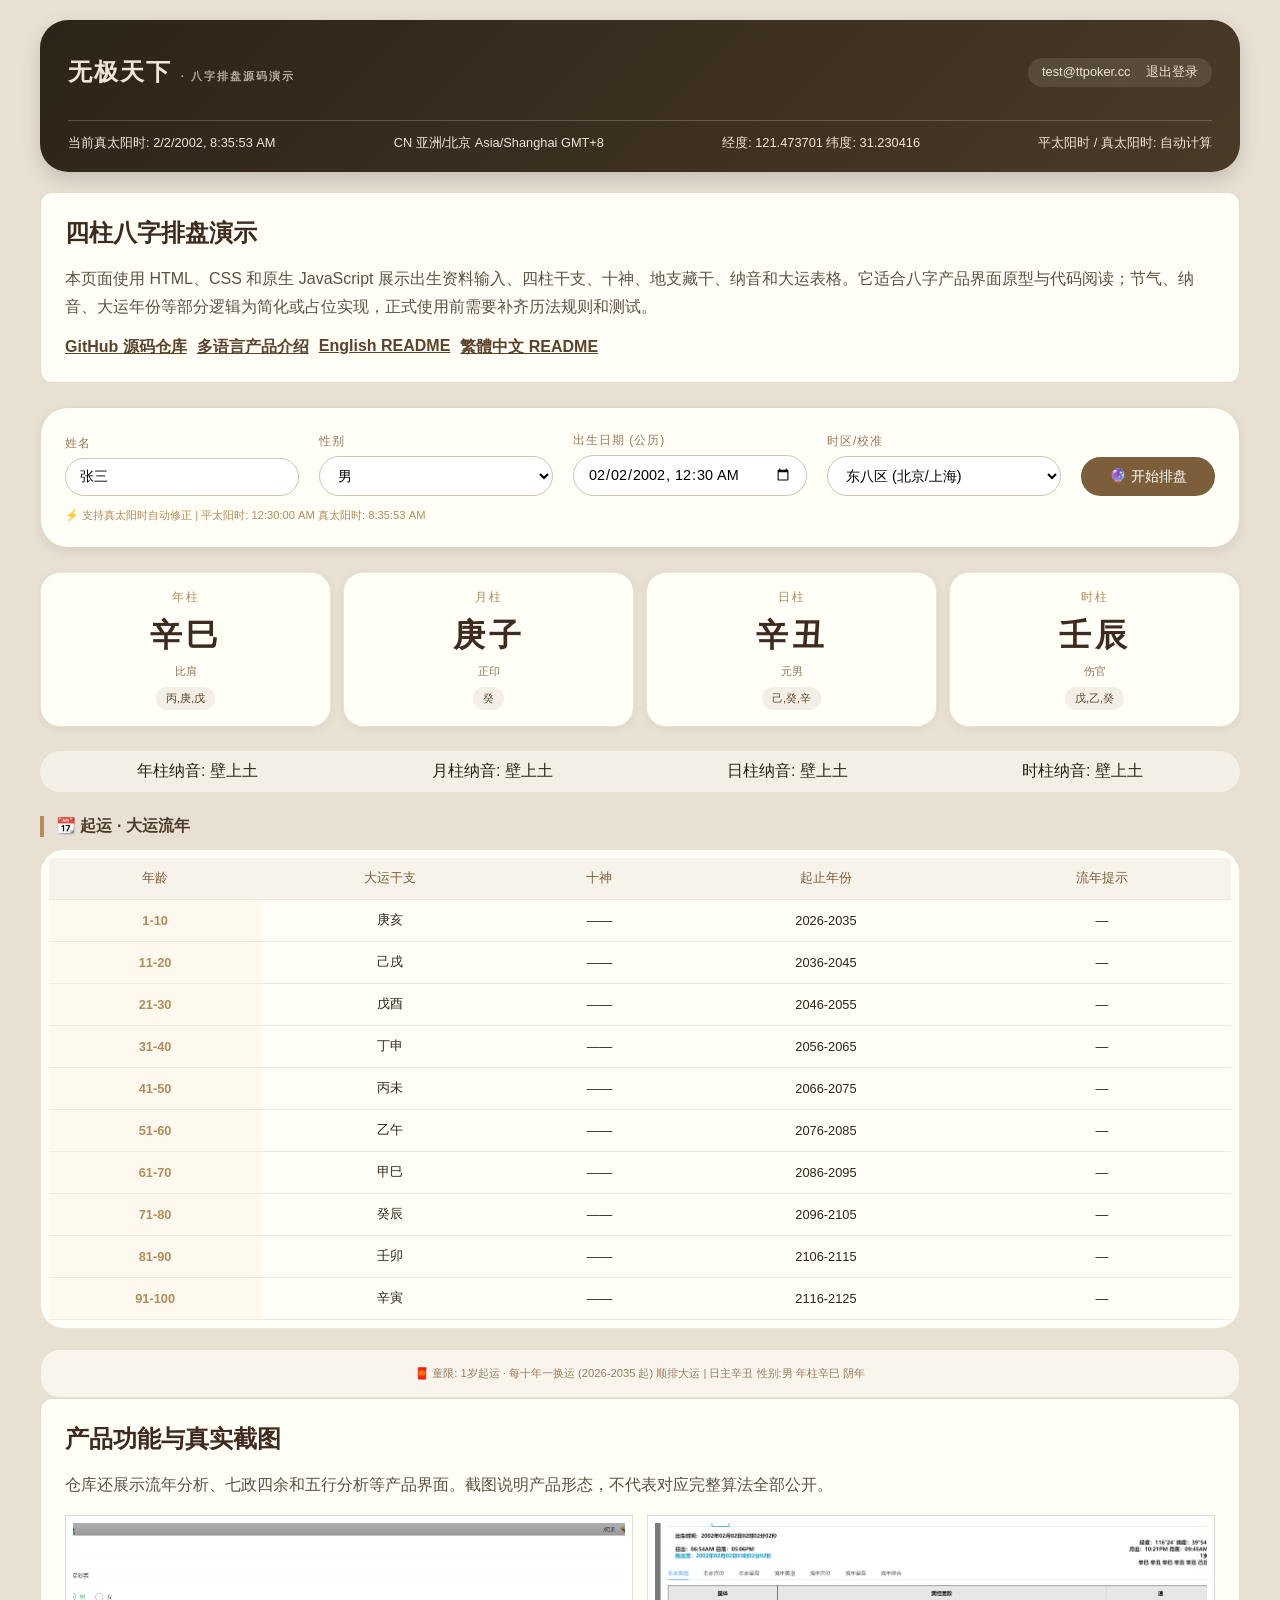
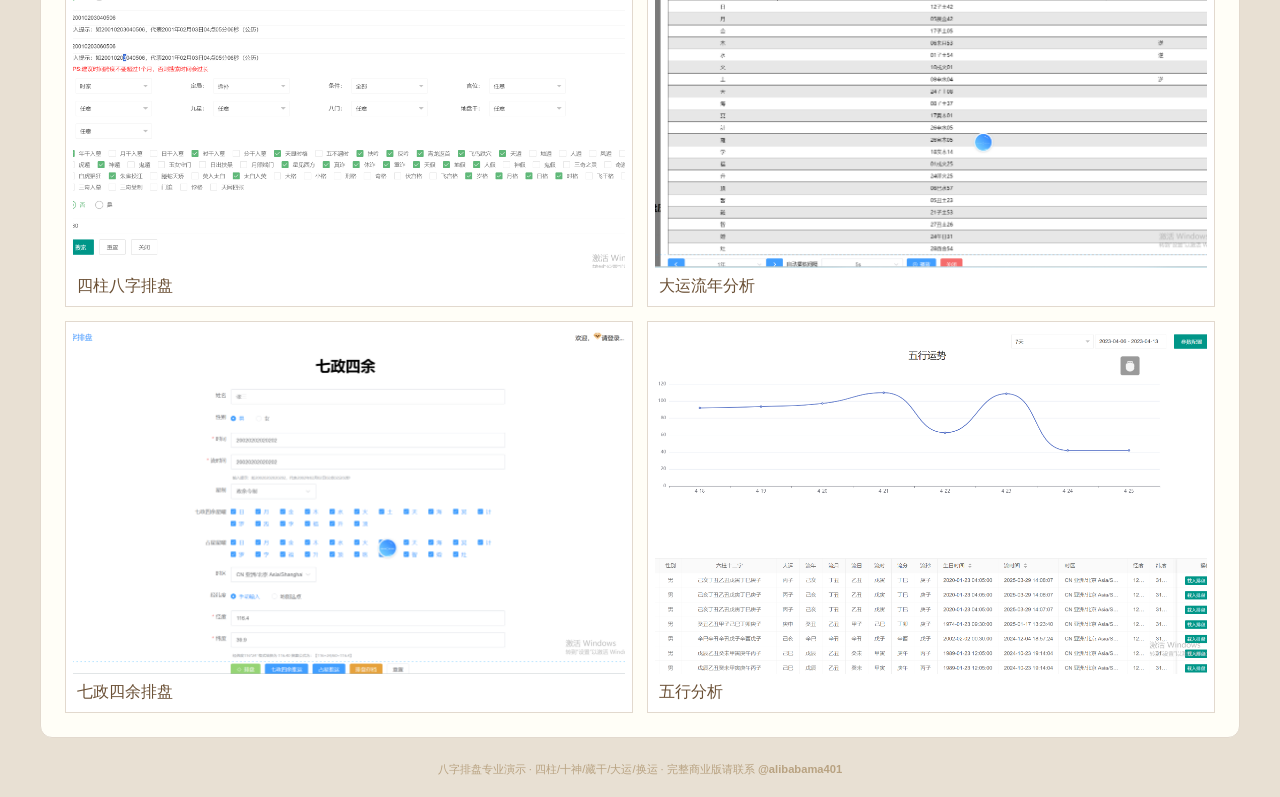
<file: index.html>
<!DOCTYPE html>
<html lang="zh-CN">
<head>
    <meta charset="UTF-8">
    <meta name="viewport" content="width=device-width, initial-scale=1.0, user-scalable=yes">
    <title>八字排盘源码演示｜四柱、十神、藏干、纳音与大运流年</title>
    <meta name="description" content="可交互的八字排盘源码演示：输入出生日期与性别，查看四柱干支、十神、藏干、纳音、真太阳时和大运流年表格，并浏览真实产品截图。">
    <meta name="robots" content="index,follow,max-image-preview:large">
    <meta property="og:type" content="website">
    <meta property="og:title" content="八字排盘源码演示｜四柱、十神、藏干、纳音与大运流年">
    <meta property="og:description" content="HTML、CSS 和原生 JavaScript 八字排盘演示与真实产品截图。">
    <meta property="og:image" content="docs/assets/Screenshots/004paipan.png">
    <style>
        * {
            box-sizing: border-box;
        }
        body {
            font-family: 'Segoe UI', 'Noto Sans CJK SC', 'PingFang SC', Roboto, 'Microsoft YaHei', sans-serif;
            background: #e8e0d3;
            margin: 0;
            padding: 20px;
            color: #2c2418;
        }
        .container {
            max-width: 1200px;
            margin: 0 auto;
        }
        /* 头部卡片 */
        .header-card {
            background: linear-gradient(135deg, #2c2418 0%, #4a3a28 100%);
            border-radius: 28px;
            padding: 20px 28px;
            margin-bottom: 20px;
            color: #f0e6d8;
            box-shadow: 0 8px 20px rgba(0,0,0,0.15);
        }
        .header-title {
            display: flex;
            justify-content: space-between;
            align-items: center;
            flex-wrap: wrap;
        }
        .logo {
            font-size: 1.5rem;
            font-weight: 600;
            letter-spacing: 2px;
        }
        .logo small {
            font-size: 0.7rem;
            opacity: 0.7;
        }
        .user-info {
            background: rgba(255,255,255,0.1);
            padding: 6px 14px;
            border-radius: 40px;
            font-size: 0.8rem;
        }
        .config-bar {
            display: flex;
            justify-content: space-between;
            margin-top: 16px;
            font-size: 0.8rem;
            flex-wrap: wrap;
            gap: 10px;
            border-top: 1px solid rgba(255,255,255,0.2);
            padding-top: 14px;
        }
        /* 输入区 */
        .input-card {
            background: #fffef7;
            border-radius: 28px;
            padding: 24px;
            margin-bottom: 24px;
            box-shadow: 0 4px 12px rgba(0,0,0,0.08);
            border: 1px solid #e2d9ce;
        }
        .input-row {
            display: flex;
            flex-wrap: wrap;
            gap: 20px;
            align-items: flex-end;
        }
        .input-group {
            flex: 1;
            min-width: 140px;
        }
        .input-group label {
            display: block;
            font-size: 0.75rem;
            color: #9b7b5c;
            margin-bottom: 6px;
            letter-spacing: 1px;
        }
        .input-group input, .input-group select {
            width: 100%;
            padding: 10px 14px;
            border: 1px solid #cfc3b2;
            border-radius: 40px;
            font-size: 0.9rem;
            background: white;
            font-family: inherit;
        }
        button {
            background: #7c5f3a;
            color: white;
            border: none;
            padding: 10px 28px;
            font-size: 0.9rem;
            border-radius: 40px;
            cursor: pointer;
            font-weight: 500;
            transition: all 0.2s;
            min-width: 100px;
        }
        button:hover {
            background: #5c432b;
            transform: translateY(-1px);
        }
        /* 四柱主表 */
        .bazi-grid {
            display: grid;
            grid-template-columns: repeat(4, 1fr);
            gap: 12px;
            margin-bottom: 24px;
        }
        .bazi-item {
            background: #fffef7;
            border-radius: 20px;
            text-align: center;
            padding: 16px 8px;
            box-shadow: 0 2px 8px rgba(0,0,0,0.05);
            border: 1px solid #ece3d8;
        }
        .bazi-title {
            font-size: 0.75rem;
            color: #b48b5a;
            letter-spacing: 2px;
            margin-bottom: 8px;
        }
        .bazi-ganzhi {
            font-size: 2rem;
            font-weight: 600;
            color: #3e2a1f;
            letter-spacing: 4px;
        }
        .bazi-shishen {
            font-size: 0.7rem;
            color: #8f765b;
            margin-top: 6px;
        }
        .bazi-canggan {
            font-size: 0.7rem;
            background: #f3efe7;
            display: inline-block;
            padding: 4px 10px;
            border-radius: 30px;
            margin-top: 8px;
            color: #5c432b;
        }
        /* 纳音五行 */
        .nayin-row {
            display: flex;
            justify-content: space-around;
            background: #f3efe7;
            border-radius: 40px;
            padding: 10px;
            margin-bottom: 24px;
            flex-wrap: wrap;
        }
        .nayin-item {
            font-size: 0.75rem;
            color: #6b5035;
        }
        /* 大运表 */
        .section-title {
            font-size: 1rem;
            font-weight: 600;
            color: #4a3a28;
            margin: 20px 0 12px 0;
            padding-left: 12px;
            border-left: 4px solid #b48b5a;
        }
        .dayun-table {
            background: #fffef7;
            border-radius: 24px;
            overflow-x: auto;
            padding: 8px;
            border: 1px solid #ece3d8;
        }
        table {
            width: 100%;
            border-collapse: collapse;
            font-size: 0.8rem;
        }
        th, td {
            padding: 12px 8px;
            text-align: center;
            border-bottom: 1px solid #f0e8de;
        }
        th {
            background: #f8f3ea;
            color: #7c5f3a;
            font-weight: 500;
        }
        .age-col {
            background: #fef9ef;
            font-weight: 600;
            color: #b48b5a;
        }
        .info-note {
            background: #f9f5ed;
            border-radius: 20px;
            padding: 16px;
            margin-top: 20px;
            font-size: 0.7rem;
            color: #9b7b5c;
            text-align: center;
            border: 1px solid #e9dfd1;
        }
        footer {
            text-align: center;
            margin-top: 24px;
            font-size: 0.7rem;
            color: #b8a281;
        }
        .project-intro, .product-section {
            background: #fffef7;
            border: 1px solid #e2d9ce;
            border-radius: 12px;
            padding: 24px;
            margin: 0 0 24px;
        }
        .project-intro h2, .product-section h2 { margin: 0 0 10px; color: #3e2a1f; }
        .project-intro p, .product-section p { line-height: 1.75; color: #5c5145; }
        .project-links { display: flex; flex-wrap: wrap; gap: 10px; margin-top: 14px; }
        .project-links a { color: #5c432b; font-weight: 600; }
        .product-gallery { display: grid; grid-template-columns: repeat(2, 1fr); gap: 14px; }
        .product-gallery figure { margin: 0; border: 1px solid #e2d9ce; background: white; padding: 7px; }
        .product-gallery img { display: block; width: 100%; aspect-ratio: 16/10; object-fit: cover; }
        .product-gallery figcaption { padding: 8px 4px 2px; color: #6b5035; }
        @media (max-width: 700px) {
            .bazi-ganzhi { font-size: 1.4rem; letter-spacing: 2px; }
            .bazi-grid { gap: 8px; }
            .product-gallery { grid-template-columns: 1fr; }
        }
    </style>
</head>
<body>
<div class="container">
    <!-- 头部信息 仿图片样式 -->
    <div class="header-card">
        <div class="header-title">
            <h1 class="logo">无极天下 <small>· 八字排盘源码演示</small></h1>
            <div class="user-info">test@ttpoker.cc <span style="margin-left:12px;">退出登录</span></div>
        </div>
        <div class="config-bar">
            <span>当前真太阳时: <span id="currentTimeDisplay">加载中...</span></span>
            <span>CN 亚洲/北京 Asia/Shanghai GMT+8</span>
            <span>经度: 121.473701 纬度: 31.230416</span>
            <span>平太阳时 / 真太阳时: 自动计算</span>
        </div>
    </div>

    <section class="project-intro">
        <h2>四柱八字排盘演示</h2>
        <p>本页面使用 HTML、CSS 和原生 JavaScript 展示出生资料输入、四柱干支、十神、地支藏干、纳音和大运表格。它适合八字产品界面原型与代码阅读；节气、纳音、大运年份等部分逻辑为简化或占位实现，正式使用前需要补齐历法规则和测试。</p>
        <div class="project-links"><a href="https://github.com/alibabama401/I-Ching-BaZi-Complete-Source">GitHub 源码仓库</a><a href="https://alibabama401.github.io/I-Ching-BaZi-Complete-Source/">多语言产品介绍</a><a href="README.en.md">English README</a><a href="README.zh-TW.md">繁體中文 README</a></div>
    </section>

    <!-- 输入区 -->
    <div class="input-card">
        <div class="input-row">
            <div class="input-group">
                <label>姓名</label>
                <input type="text" id="userName" value="张三" placeholder="姓名">
            </div>
            <div class="input-group">
                <label>性别</label>
                <select id="genderSelect">
                    <option value="男">男</option>
                    <option value="女">女</option>
                </select>
            </div>
            <div class="input-group">
                <label>出生日期 (公历)</label>
                <input type="datetime-local" id="birthDateTime" value="2002-02-02T00:30">
            </div>
            <div class="input-group">
                <label>时区/校准</label>
                <select id="timezoneSelect">
                    <option value="8">东八区 (北京/上海)</option>
                </select>
            </div>
            <div><button id="btnLookup">🔮 开始排盘</button></div>
        </div>
        <div style="font-size:0.7rem; margin-top:12px; color:#b48b5a;">
            ⚡ 支持真太阳时自动修正 | 平太阳时: <span id="pingSun">--</span> 真太阳时: <span id="zhenSun">--</span>
        </div>
    </div>

    <!-- 四柱主表: 天干+地支+藏干+十神 -->
    <div class="bazi-grid" id="baziGrid">
        <!-- 年柱 -->
        <div class="bazi-item"><div class="bazi-title">年柱</div><div class="bazi-ganzhi" id="yearGZ">--</div><div id="yearShiShen" class="bazi-shishen">十神</div><div id="yearCangGan" class="bazi-canggan">藏干</div></div>
        <div class="bazi-item"><div class="bazi-title">月柱</div><div class="bazi-ganzhi" id="monthGZ">--</div><div id="monthShiShen" class="bazi-shishen">十神</div><div id="monthCangGan" class="bazi-canggan">藏干</div></div>
        <div class="bazi-item"><div class="bazi-title">日柱</div><div class="bazi-ganzhi" id="dayGZ">--</div><div id="dayShiShen" class="bazi-shishen">元男/元女</div><div id="dayCangGan" class="bazi-canggan">藏干</div></div>
        <div class="bazi-item"><div class="bazi-title">时柱</div><div class="bazi-ganzhi" id="hourGZ">--</div><div id="hourShiShen" class="bazi-shishen">十神</div><div id="hourCangGan" class="bazi-canggan">藏干</div></div>
    </div>
    <!-- 纳音行(简化示例) -->
    <div class="nayin-row" id="nayinRow">
        <span>年柱纳音: --</span> <span>月柱纳音: --</span> <span>日柱纳音: --</span> <span>时柱纳音: --</span>
    </div>

    <!-- 换运与大运表格 -->
    <div class="section-title">📆 起运 · 大运流年</div>
    <div class="dayun-table">
        <table id="dayunTable">
            <thead>
                <tr><th>年龄</th><th>大运干支</th><th>十神</th><th>起止年份</th><th>流年提示</th></tr>
            </thead>
            <tbody id="dayunTbody">
                <tr><td colspan="5">请点击排盘</td></tr>
            </tbody>
        </table>
    </div>

    <!-- 补充信息: 童限/换运 -->
    <div class="info-note" id="extraInfo">
        童限 · 换运计算: 点击排盘后详细显示
    </div>
    <section class="product-section">
        <h2>产品功能与真实截图</h2>
        <p>仓库还展示流年分析、七政四余和五行分析等产品界面。截图说明产品形态，不代表对应完整算法全部公开。</p>
        <div class="product-gallery">
            <figure><img src="docs/assets/Screenshots/001baizhipaipan.png" alt="四柱八字排盘产品页面" decoding="async"><figcaption>四柱八字排盘</figcaption></figure>
            <figure><img src="docs/assets/Screenshots/003liunian.png" alt="八字大运流年分析页面" decoding="async"><figcaption>大运流年分析</figcaption></figure>
            <figure><img src="docs/assets/Screenshots/006qizhengsiyu.png" alt="七政四余排盘产品页面" decoding="async"><figcaption>七政四余排盘</figcaption></figure>
            <figure><img src="docs/assets/Screenshots/008wuxing.png" alt="八字五行分析产品页面" decoding="async"><figcaption>五行分析</figcaption></figure>
        </div>
    </section>
    <footer>
        八字排盘专业演示 · 四柱/十神/藏干/大运/换运 · 完整商业版请联系 <strong>@alibabama401</strong>
    </footer>
</div>

<script>
    (function() {
        // ========== 基础数据 ==========
        const GAN = ["甲", "乙", "丙", "丁", "戊", "己", "庚", "辛", "壬", "癸"];
        const ZHI = ["子", "丑", "寅", "卯", "辰", "巳", "午", "未", "申", "酉", "戌", "亥"];
        // 十神 (日干为主)
        const SHI_SHEN_MAP = {
            same: "比肩", direct: "劫财", // 同五行阴阳不同
            generate_me: "正印", same_generate_me: "偏印",
            me_generate: "食神", same_me_generate: "伤官",
            restrict_me: "正官", same_restrict_me: "七杀",
            me_restrict: "正财", same_me_restrict: "偏财"
        };
        
        // 藏干 - 简化常用表 (地支藏干)
        const CANG_GAN = {
            "子": ["癸"], "丑": ["己","癸","辛"], "寅": ["甲","丙","戊"], "卯": ["乙"],
            "辰": ["戊","乙","癸"], "巳": ["丙","庚","戊"], "午": ["丁","己"], "未": ["己","丁","乙"],
            "申": ["庚","壬","戊"], "酉": ["辛"], "戌": ["戊","辛","丁"], "亥": ["壬","甲"]
        };
        // 纳音简单映射 (部分)
        const NAYIN_MAP = {
            "甲子":"海中金","乙丑":"海中金","丙寅":"炉中火","丁卯":"炉中火","戊辰":"大林木","己巳":"大林木",
            "庚午":"路旁土","辛未":"路旁土","壬申":"剑锋金","癸酉":"剑锋金","甲戌":"山头火","乙亥":"山头火"
        };
        function getNaYin(gz) { return NAYIN_MAP[gz] || "壁上土"; }

        // 天干五合等辅助略
        
        // 获取十神 (日干, 其他干)
        function getShiShen(dayGan, targetGan) {
            if(!dayGan || !targetGan) return "---";
            let dIdx = GAN.indexOf(dayGan);
            let tIdx = GAN.indexOf(targetGan);
            if(dIdx === -1 || tIdx === -1) return "——";
            let diff = (tIdx - dIdx + 10) % 10;
            let sameYinYang = ((dIdx % 2) === (tIdx % 2));
            if(diff === 0) return sameYinYang ? "比肩" : "劫财";
            if(diff === 1) return sameYinYang ? "食神" : "伤官";
            if(diff === 2) return sameYinYang ? "偏财" : "正财";
            if(diff === 3) return sameYinYang ? "七杀" : "正官";
            if(diff === 4) return sameYinYang ? "正印" : "偏印";
            // 负向 9->正印类推
            if(diff === 9) return sameYinYang ? "偏印" : "正印";
            if(diff === 8) return sameYinYang ? "正官" : "七杀";
            if(diff === 7) return sameYinYang ? "正财" : "偏财";
            if(diff === 6) return sameYinYang ? "伤官" : "食神";
            return "——";
        }
        
        // 日柱计算
        function getDayGanZhi(date) {
            let base = new Date(1900, 0, 1);
            let diffDays = Math.floor((date - base) / 86400000);
            let idx = (diffDays + 10) % 60; // 1900-01-01 甲戌日，序号10
            let ganIdx = idx % 10, zhiIdx = idx % 12;
            return { gan: GAN[ganIdx], zhi: ZHI[zhiIdx], ganzhi: GAN[ganIdx]+ZHI[zhiIdx] };
        }
        // 年柱 (立春)
        function getYearGanZhi(date) {
            let y = date.getFullYear();
            let spring = new Date(y, 1, 4);
            if(y===2000) spring=new Date(y,1,4);
            let isAfter = date >= spring;
            let ty = isAfter ? y : y-1;
            let ganIdx = (ty-4) % 10, zhiIdx = (ty-4) % 12;
            if(ganIdx<0) ganIdx+=10; if(zhiIdx<0) zhiIdx+=12;
            return { gan: GAN[ganIdx], zhi: ZHI[zhiIdx], ganzhi: GAN[ganIdx]+ZHI[zhiIdx] };
        }
        // 月柱 (本demo节气简化)
        function getMonthGanZhi(date, yearGan) {
            let month = date.getMonth()+1, day=date.getDate();
            let ygIdx = GAN.indexOf(yearGan);
            let firstGan = [2,4,6,8,0][ [0,5].includes(ygIdx)?0: [1,6].includes(ygIdx)?1: [2,7].includes(ygIdx)?2: [3,8].includes(ygIdx)?3: 4 ];
            let monthIdx = (month+1)%12; // 大致寅月为0
            if((month===2 && day<4) || month===1) monthIdx=0;
            else if((month===2 && day>=4)|| month===3) monthIdx=1;
            else monthIdx = (month+8)%12;
            let ganIdx = (firstGan + monthIdx) %10;
            let zhiIdx = monthIdx;
            return { gan: GAN[ganIdx], zhi: ZHI[zhiIdx], ganzhi: GAN[ganIdx]+ZHI[zhiIdx] };
        }
        // 时柱
        function getHourGanZhi(dayGan, hour24) {
            let dizhi = Math.floor((hour24+1)/2) % 12;
            let start = [0,2,4,6,8][ [0,5].includes(GAN.indexOf(dayGan))?0: [1,6].includes(GAN.indexOf(dayGan))?1: [2,7].includes(GAN.indexOf(dayGan))?2: [3,8].includes(GAN.indexOf(dayGan))?3:4 ];
            let ganIdx = (start + dizhi) %10;
            return { gan: GAN[ganIdx], zhi: ZHI[dizhi], ganzhi: GAN[ganIdx]+ZHI[dizhi] };
        }
        
        // 起运/大运简化 (依照图片示例: 1岁起运 每十年一换)
        function calcDaYun(yearGanZhi, gender, startAge=1) {
            let yg = yearGanZhi.gan;
            let isYang = ["甲","丙","戊","庚","壬"].includes(yg);
            let order = (isYang && gender==='男') || (!isYang && gender==='女') ? "顺" : "逆";
            let baseGan = GAN.indexOf(yg);
            let days = [];
            for(let i=0;i<10;i++) {
                let ganIdx = order==='顺' ? (baseGan+ i+1)%10 : (baseGan - i-1+100)%10;
                let zhiIdx = order==='顺' ? (i+1)%12 : (11 - i%12)%12;
                let ganzhi = GAN[ganIdx]+ZHI[zhiIdx];
                let ageStart = startAge + i*10;
                let yearStart = 2026 + i*10; // 占位
                days.push({ age: `${ageStart}-${ageStart+9}`, ganzhi, shishen: "——", years: `${yearStart}-${yearStart+9}` });
            }
            return days;
        }

        // 真太阳时简易修正 (经度121.47)
        function adjustTrueSolarTime(date) {
            let lon = 121.473701;
            let localOffset = 8;
            let utc = date.getTime() - date.getTimezoneOffset()*60000;
            let solarOffset = (lon - 120) * 4 * 60 * 1000;
            let trueSolar = new Date(utc + solarOffset + localOffset*3600000);
            return trueSolar;
        }
        
        function updateDisplay() {
            let dtStr = document.getElementById('birthDateTime').value;
            if(!dtStr) { alert("请选择日期时间"); return; }
            let birth = new Date(dtStr);
            let gender = document.getElementById('genderSelect').value;
            let name = document.getElementById('userName').value || "未知";
            
            // 真太阳时
            let zhenDate = adjustTrueSolarTime(birth);
            let pingSunStr = birth.toLocaleTimeString();
            let zhenSunStr = zhenDate.toLocaleTimeString();
            document.getElementById('pingSun').innerText = pingSunStr;
            document.getElementById('zhenSun').innerText = zhenSunStr;
            document.getElementById('currentTimeDisplay').innerText = zhenDate.toLocaleString();
            
            let yearP = getYearGanZhi(zhenDate);
            let dayP = getDayGanZhi(zhenDate);
            let monthP = getMonthGanZhi(zhenDate, yearP.gan);
            let hourP = getHourGanZhi(dayP.gan, zhenDate.getHours());
            // 赋值四柱
            document.getElementById('yearGZ').innerHTML = yearP.ganzhi;
            document.getElementById('monthGZ').innerHTML = monthP.ganzhi;
            document.getElementById('dayGZ').innerHTML = dayP.ganzhi;
            document.getElementById('hourGZ').innerHTML = hourP.ganzhi;
            // 十神
            document.getElementById('yearShiShen').innerHTML = getShiShen(dayP.gan, yearP.gan);
            document.getElementById('monthShiShen').innerHTML = getShiShen(dayP.gan, monthP.gan);
            document.getElementById('hourShiShen').innerHTML = getShiShen(dayP.gan, hourP.gan);
            document.getElementById('dayShiShen').innerHTML = (gender==='男'?"元男":"元女");
            // 藏干
            document.getElementById('yearCangGan').innerHTML = CANG_GAN[yearP.zhi]?.join(",") || "——";
            document.getElementById('monthCangGan').innerHTML = CANG_GAN[monthP.zhi]?.join(",") || "——";
            document.getElementById('dayCangGan').innerHTML = CANG_GAN[dayP.zhi]?.join(",") || "——";
            document.getElementById('hourCangGan').innerHTML = CANG_GAN[hourP.zhi]?.join(",") || "——";
            // 纳音行
            document.getElementById('nayinRow').innerHTML = `<span>年柱纳音: ${getNaYin(yearP.ganzhi)}</span> <span>月柱纳音: ${getNaYin(monthP.ganzhi)}</span> <span>日柱纳音: ${getNaYin(dayP.ganzhi)}</span> <span>时柱纳音: ${getNaYin(hourP.ganzhi)}</span>`;
            
            // 大运  (1岁起运)
            let dayunArr = calcDaYun(yearP, gender, 1);
            let tbody = document.getElementById('dayunTbody');
            tbody.innerHTML = "";
            dayunArr.forEach(d => {
                let tr = `<tr><td class="age-col">${d.age}</td><td>${d.ganzhi}</td><td>${d.shishen}</td><td>${d.years}</td><td>—</td></tr>`;
                tbody.innerHTML += tr;
            });
            // 换运信息
            document.getElementById('extraInfo').innerHTML = `🧧 童限: 1岁起运 · 每十年一换运 (${dayunArr[0]?.years || ""} 起) 顺排大运 | 日主${dayP.gan}${dayP.zhi} 性别:${gender} 年柱${yearP.ganzhi} ${["甲","丙","戊","庚","壬"].includes(yearP.gan)?"阳年":"阴年"}`;
        }
        
        document.getElementById('btnLookup').addEventListener('click', updateDisplay);
        window.onload = function() { updateDisplay(); };
    })();
</script>
</body>
</html>
</file>
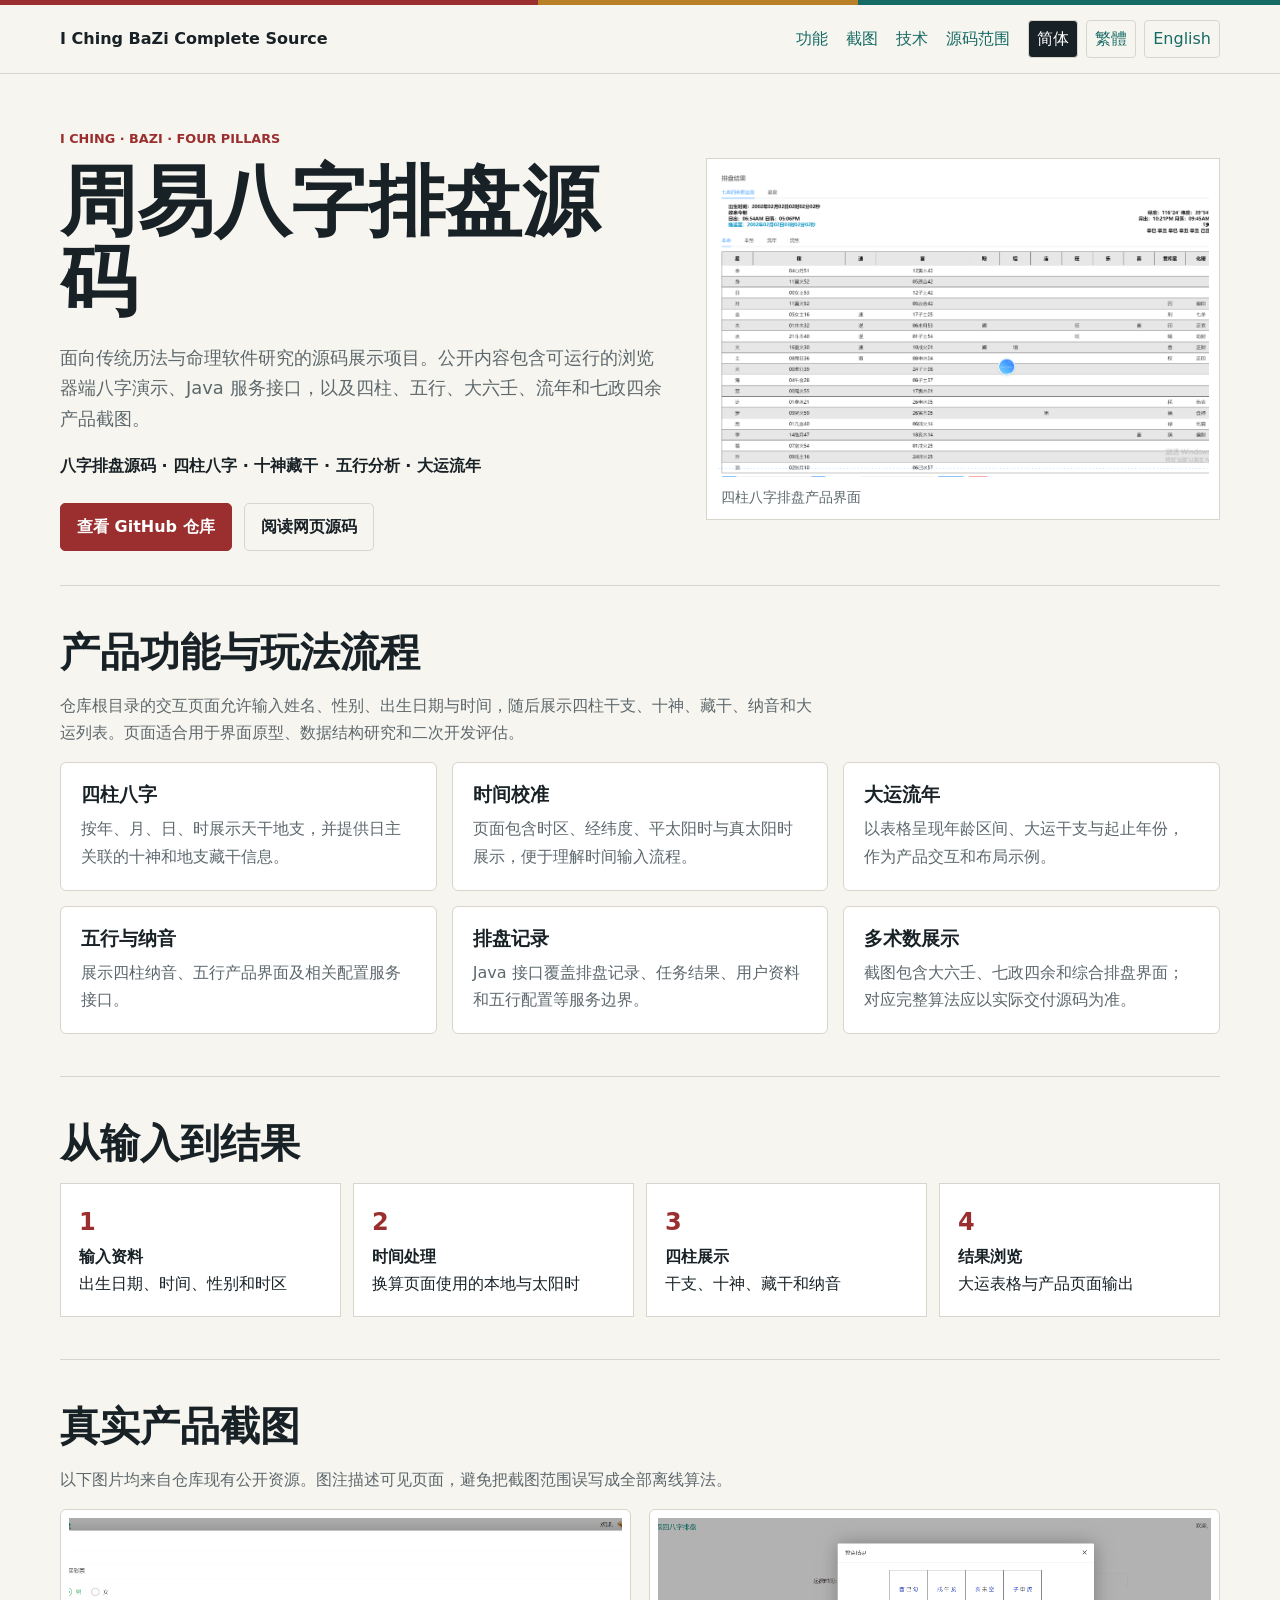
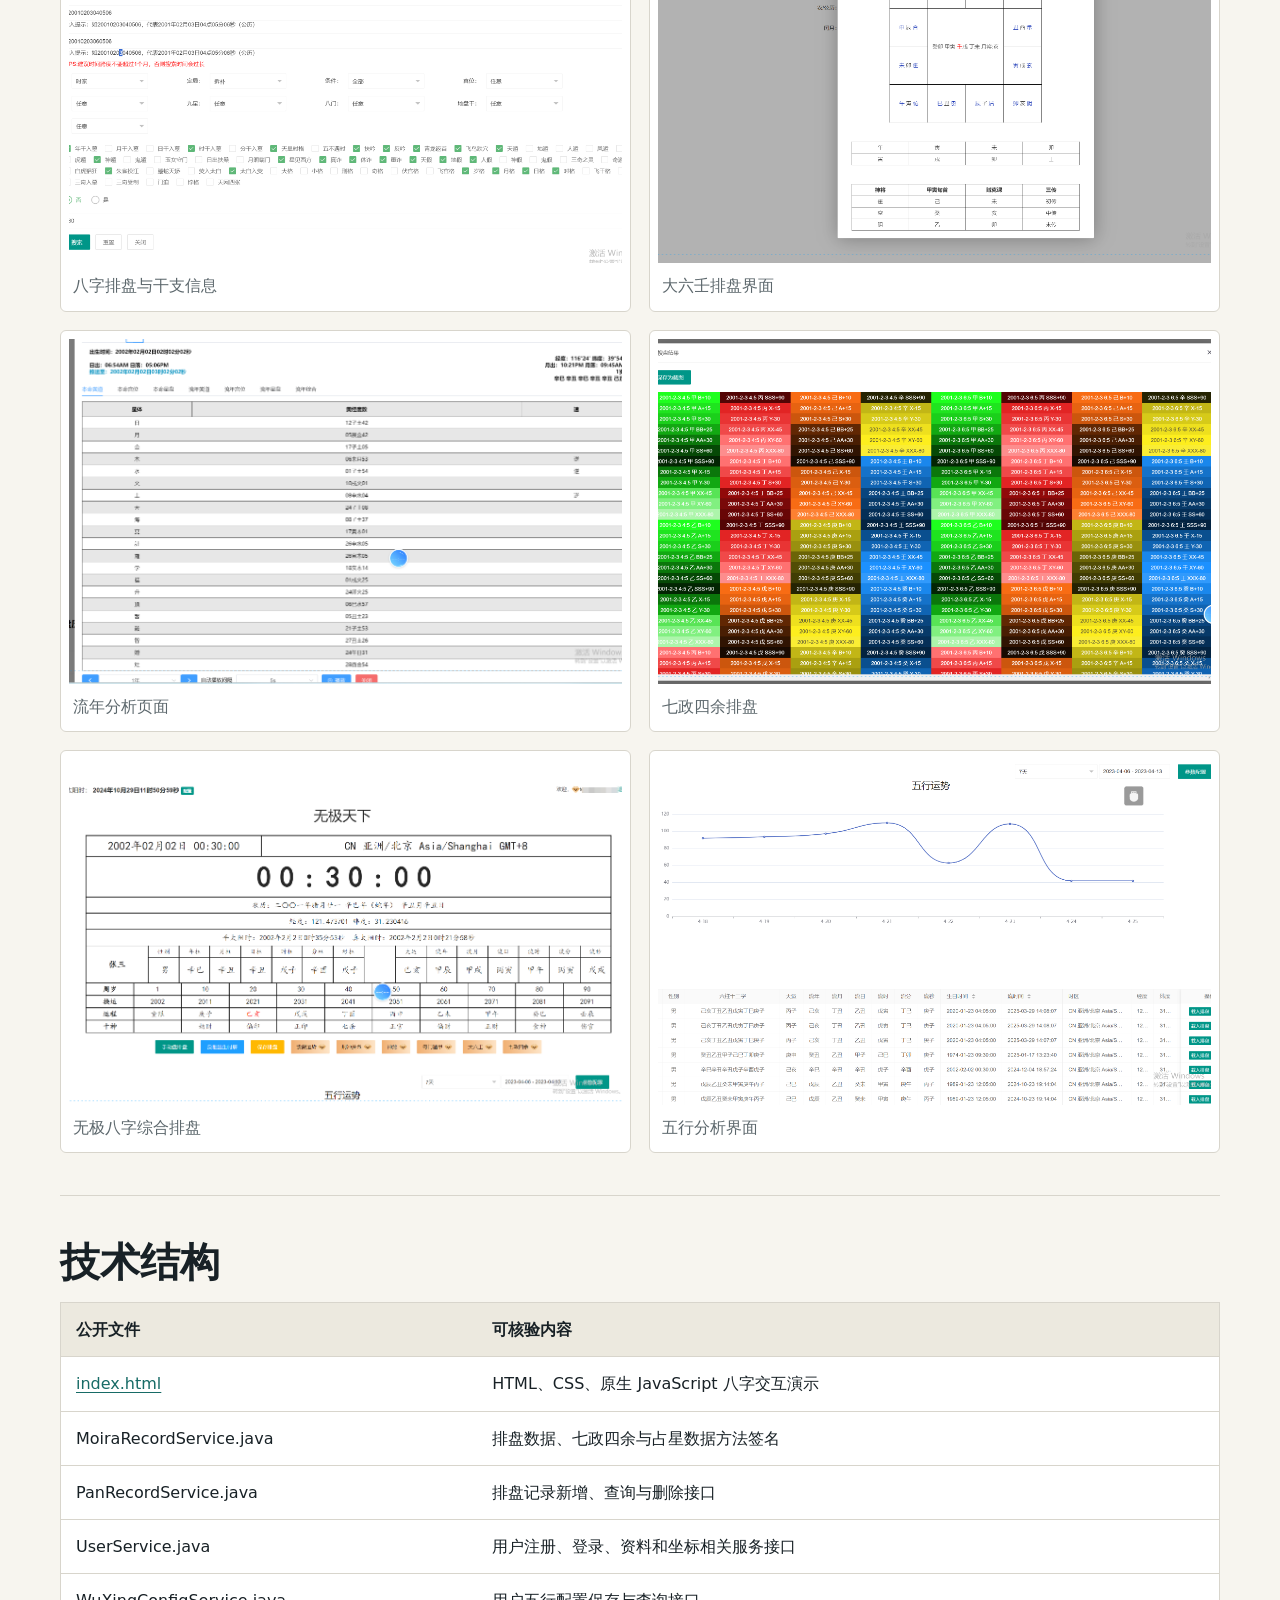
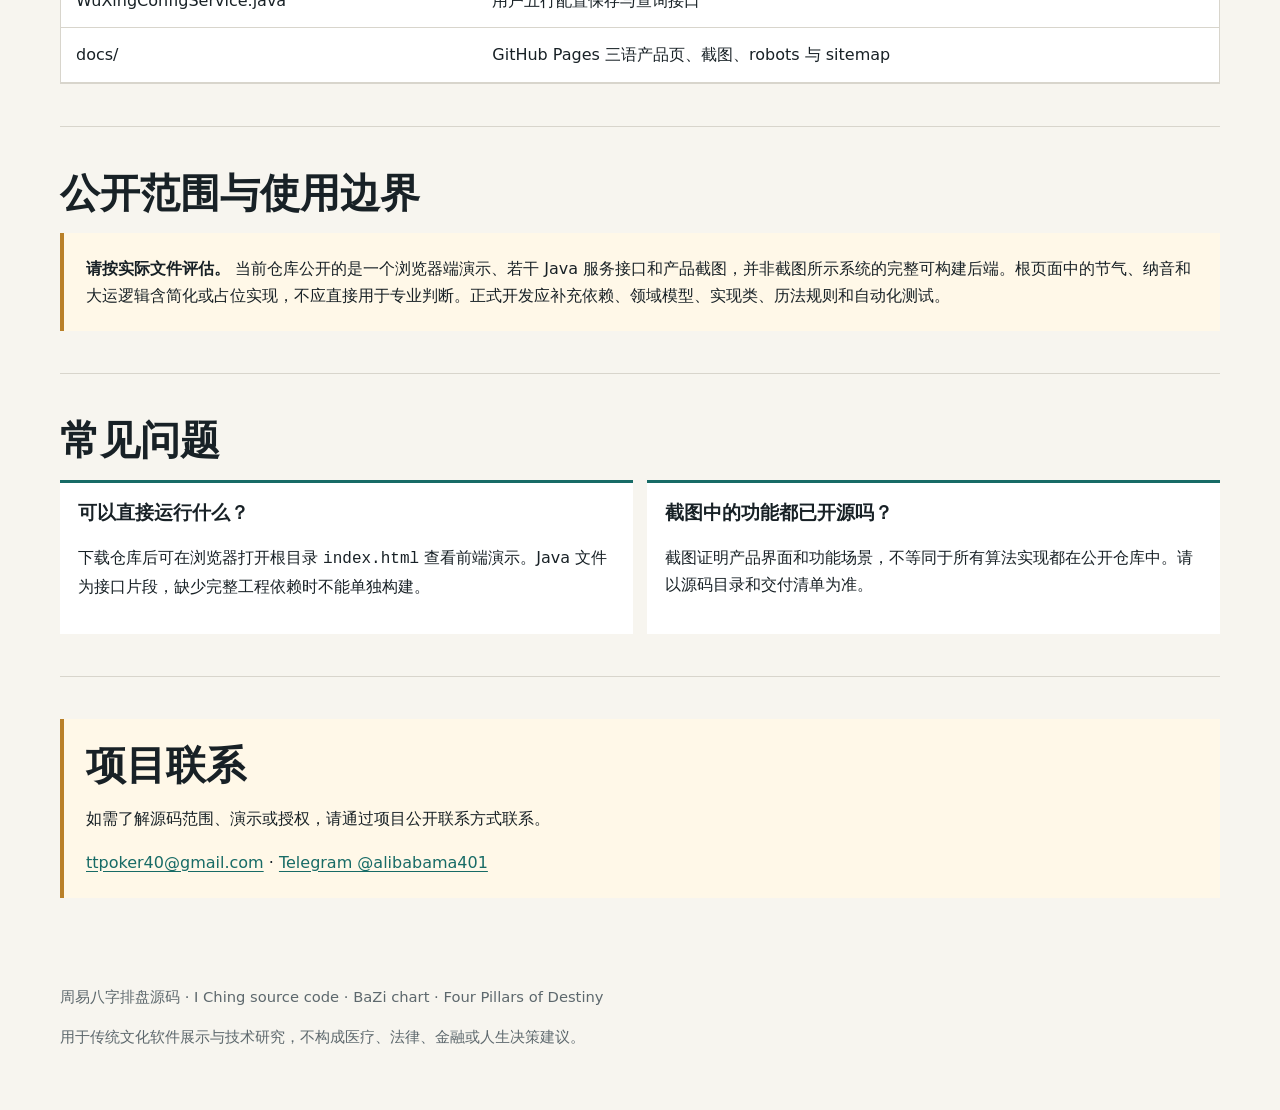
<file: docs/index.html>
<!doctype html>
<html lang="zh-CN"><head><meta charset="utf-8"><meta name="google-site-verification" content="1XxWela9pfY0YLGXtBNcGUXY9snzH7-fF3n2Zjh95lw" /><meta name="google-site-verification" content="rrp5Uvgzi-1-rMxUBfhV3wjlNrFqzwnqiA4e3qsOLEM"><meta name="viewport" content="width=device-width,initial-scale=1">
<title>周易八字排盘源码｜四柱、十神、五行与大运网页演示</title>
<meta name="description" content="周易八字排盘源码与产品展示：浏览器端四柱、十神、藏干、纳音、真太阳时和大运流年演示，并展示五行、大六壬与七政四余产品界面。">
<meta name="robots" content="index,follow,max-image-preview:large,max-snippet:-1,max-video-preview:-1">
<link rel="canonical" href="https://alibabama401.github.io/I-Ching-BaZi-Complete-Source/">
<link rel="alternate" hreflang="zh-CN" href="https://alibabama401.github.io/I-Ching-BaZi-Complete-Source/zh-cn/"><link rel="alternate" hreflang="zh-Hant" href="https://alibabama401.github.io/I-Ching-BaZi-Complete-Source/zh-tw/"><link rel="alternate" hreflang="en" href="https://alibabama401.github.io/I-Ching-BaZi-Complete-Source/en/"><link rel="alternate" hreflang="x-default" href="https://alibabama401.github.io/I-Ching-BaZi-Complete-Source/">
<meta property="og:type" content="website"><meta property="og:locale" content="zh_CN"><meta property="og:title" content="周易八字排盘源码｜四柱、十神、五行与大运网页演示"><meta property="og:description" content="可核验的八字排盘网页演示、Java 服务接口与八张真实产品截图。"><meta property="og:url" content="https://alibabama401.github.io/I-Ching-BaZi-Complete-Source/"><meta property="og:image" content="https://alibabama401.github.io/I-Ching-BaZi-Complete-Source/assets/Screenshots/004paipan.png"><meta name="twitter:card" content="summary_large_image">
<link rel="stylesheet" href="assets/site.css">
<script type="application/ld+json">{"@context":"https://schema.org","@type":"CollectionPage","name":"周易八字排盘源码","url":"https://alibabama401.github.io/I-Ching-BaZi-Complete-Source/","description":"浏览器端四柱、十神、藏干、纳音、真太阳时和大运流年演示，并展示五行、大六壬与七政四余产品界面。","inLanguage":"zh-CN","image":"https://alibabama401.github.io/I-Ching-BaZi-Complete-Source/assets/Screenshots/004paipan.png","mainEntity":{"@type":"SoftwareSourceCode","name":"I Ching BaZi Complete Source","codeRepository":"https://github.com/alibabama401/I-Ching-BaZi-Complete-Source","programmingLanguage":["HTML","JavaScript","Java"],"license":"https://github.com/alibabama401/I-Ching-BaZi-Complete-Source/blob/main/LICENSE"}}</script></head>
<body><div class="topline"></div><header><div class="wrap nav"><a class="brand" href="./">I Ching BaZi Complete Source</a><nav class="navlinks" aria-label="主要导航"><a href="#features">功能</a><a href="#screenshots">截图</a><a href="#technology">技术</a><a href="#scope">源码范围</a><span class="languages"><a href="zh-cn/" hreflang="zh-CN" aria-current="page">简体</a><a href="zh-tw/" hreflang="zh-Hant">繁體</a><a href="en/" hreflang="en">English</a></span></nav></div></header>
<main class="wrap"><section class="hero"><div><div class="eyebrow">I Ching · BaZi · Four Pillars</div><h1>周易八字排盘源码</h1><p class="intro">面向传统历法与命理软件研究的源码展示项目。公开内容包含可运行的浏览器端八字演示、Java 服务接口，以及四柱、五行、大六壬、流年和七政四余产品截图。</p><p class="keyword-line">八字排盘源码 · 四柱八字 · 十神藏干 · 五行分析 · 大运流年</p><div class="actions"><a class="button" href="https://github.com/alibabama401/I-Ching-BaZi-Complete-Source">查看 GitHub 仓库</a><a class="button secondary" href="https://github.com/alibabama401/I-Ching-BaZi-Complete-Source/blob/main/index.html">阅读网页源码</a></div></div><figure class="hero-media"><img src="assets/Screenshots/004paipan.png" alt="周易八字四柱排盘产品界面" fetchpriority="high"><figcaption>四柱八字排盘产品界面</figcaption></figure></section>
<section class="section" id="features"><h2>产品功能与玩法流程</h2><p class="lede">仓库根目录的交互页面允许输入姓名、性别、出生日期与时间，随后展示四柱干支、十神、藏干、纳音和大运列表。页面适合用于界面原型、数据结构研究和二次开发评估。</p><div class="grid"><article class="card"><h3>四柱八字</h3><p>按年、月、日、时展示天干地支，并提供日主关联的十神和地支藏干信息。</p></article><article class="card"><h3>时间校准</h3><p>页面包含时区、经纬度、平太阳时与真太阳时展示，便于理解时间输入流程。</p></article><article class="card"><h3>大运流年</h3><p>以表格呈现年龄区间、大运干支与起止年份，作为产品交互和布局示例。</p></article><article class="card"><h3>五行与纳音</h3><p>展示四柱纳音、五行产品界面及相关配置服务接口。</p></article><article class="card"><h3>排盘记录</h3><p>Java 接口覆盖排盘记录、任务结果、用户资料和五行配置等服务边界。</p></article><article class="card"><h3>多术数展示</h3><p>截图包含大六壬、七政四余和综合排盘界面；对应完整算法应以实际交付源码为准。</p></article></div></section>
<section class="section"><h2>从输入到结果</h2><div class="flow"><div><strong>输入资料</strong><br>出生日期、时间、性别和时区</div><div><strong>时间处理</strong><br>换算页面使用的本地与太阳时</div><div><strong>四柱展示</strong><br>干支、十神、藏干和纳音</div><div><strong>结果浏览</strong><br>大运表格与产品页面输出</div></div></section>
<section class="section" id="screenshots"><h2>真实产品截图</h2><p class="lede">以下图片均来自仓库现有公开资源。图注描述可见页面，避免把截图范围误写成全部离线算法。</p><div class="gallery"><figure><a href="assets/Screenshots/001baizhipaipan.png"><img src="assets/Screenshots/001baizhipaipan.png" alt="八字排盘与干支信息产品截图" decoding="async"></a><figcaption>八字排盘与干支信息</figcaption></figure><figure><a href="assets/Screenshots/002daliuren.png"><img src="assets/Screenshots/002daliuren.png" alt="大六壬排盘产品截图" decoding="async"></a><figcaption>大六壬排盘界面</figcaption></figure><figure><a href="assets/Screenshots/003liunian.png"><img src="assets/Screenshots/003liunian.png" alt="八字流年分析页面截图" decoding="async"></a><figcaption>流年分析页面</figcaption></figure><figure><a href="assets/Screenshots/005qizheng2.png"><img src="assets/Screenshots/005qizheng2.png" alt="七政四余排盘产品截图" decoding="async"></a><figcaption>七政四余排盘</figcaption></figure><figure><a href="assets/Screenshots/007wujibazi.png"><img src="assets/Screenshots/007wujibazi.png" alt="无极八字综合排盘截图" decoding="async"></a><figcaption>无极八字综合排盘</figcaption></figure><figure><a href="assets/Screenshots/008wuxing.png"><img src="assets/Screenshots/008wuxing.png" alt="八字五行分析产品截图" decoding="async"></a><figcaption>五行分析界面</figcaption></figure></div></section>
<section class="section" id="technology"><h2>技术结构</h2><div class="table-wrap"><table><thead><tr><th>公开文件</th><th>可核验内容</th></tr></thead><tbody><tr><td><a href="https://github.com/alibabama401/I-Ching-BaZi-Complete-Source/blob/main/index.html">index.html</a></td><td>HTML、CSS、原生 JavaScript 八字交互演示</td></tr><tr><td>MoiraRecordService.java</td><td>排盘数据、七政四余与占星数据方法签名</td></tr><tr><td>PanRecordService.java</td><td>排盘记录新增、查询与删除接口</td></tr><tr><td>UserService.java</td><td>用户注册、登录、资料和坐标相关服务接口</td></tr><tr><td>WuXingConfigService.java</td><td>用户五行配置保存与查询接口</td></tr><tr><td>docs/</td><td>GitHub Pages 三语产品页、截图、robots 与 sitemap</td></tr></tbody></table></div></section>
<section class="section" id="scope"><h2>公开范围与使用边界</h2><div class="scope"><strong>请按实际文件评估。</strong> 当前仓库公开的是一个浏览器端演示、若干 Java 服务接口和产品截图，并非截图所示系统的完整可构建后端。根页面中的节气、纳音和大运逻辑含简化或占位实现，不应直接用于专业判断。正式开发应补充依赖、领域模型、实现类、历法规则和自动化测试。</div></section>
<section class="section"><h2>常见问题</h2><div class="faq"><article><h3>可以直接运行什么？</h3><p>下载仓库后可在浏览器打开根目录 <code>index.html</code> 查看前端演示。Java 文件为接口片段，缺少完整工程依赖时不能单独构建。</p></article><article><h3>截图中的功能都已开源吗？</h3><p>截图证明产品界面和功能场景，不等同于所有算法实现都在公开仓库中。请以源码目录和交付清单为准。</p></article></div></section>
<section class="section"><div class="contact"><h2>项目联系</h2><p>如需了解源码范围、演示或授权，请通过项目公开联系方式联系。</p><a href="mailto:ttpoker40@gmail.com">ttpoker40@gmail.com</a> · <a href="https://t.me/alibabama401">Telegram @alibabama401</a></div></section></main>
<footer class="wrap"><p>周易八字排盘源码 · I Ching source code · BaZi chart · Four Pillars of Destiny</p><p>用于传统文化软件展示与技术研究，不构成医疗、法律、金融或人生决策建议。</p></footer></body></html>
</file>
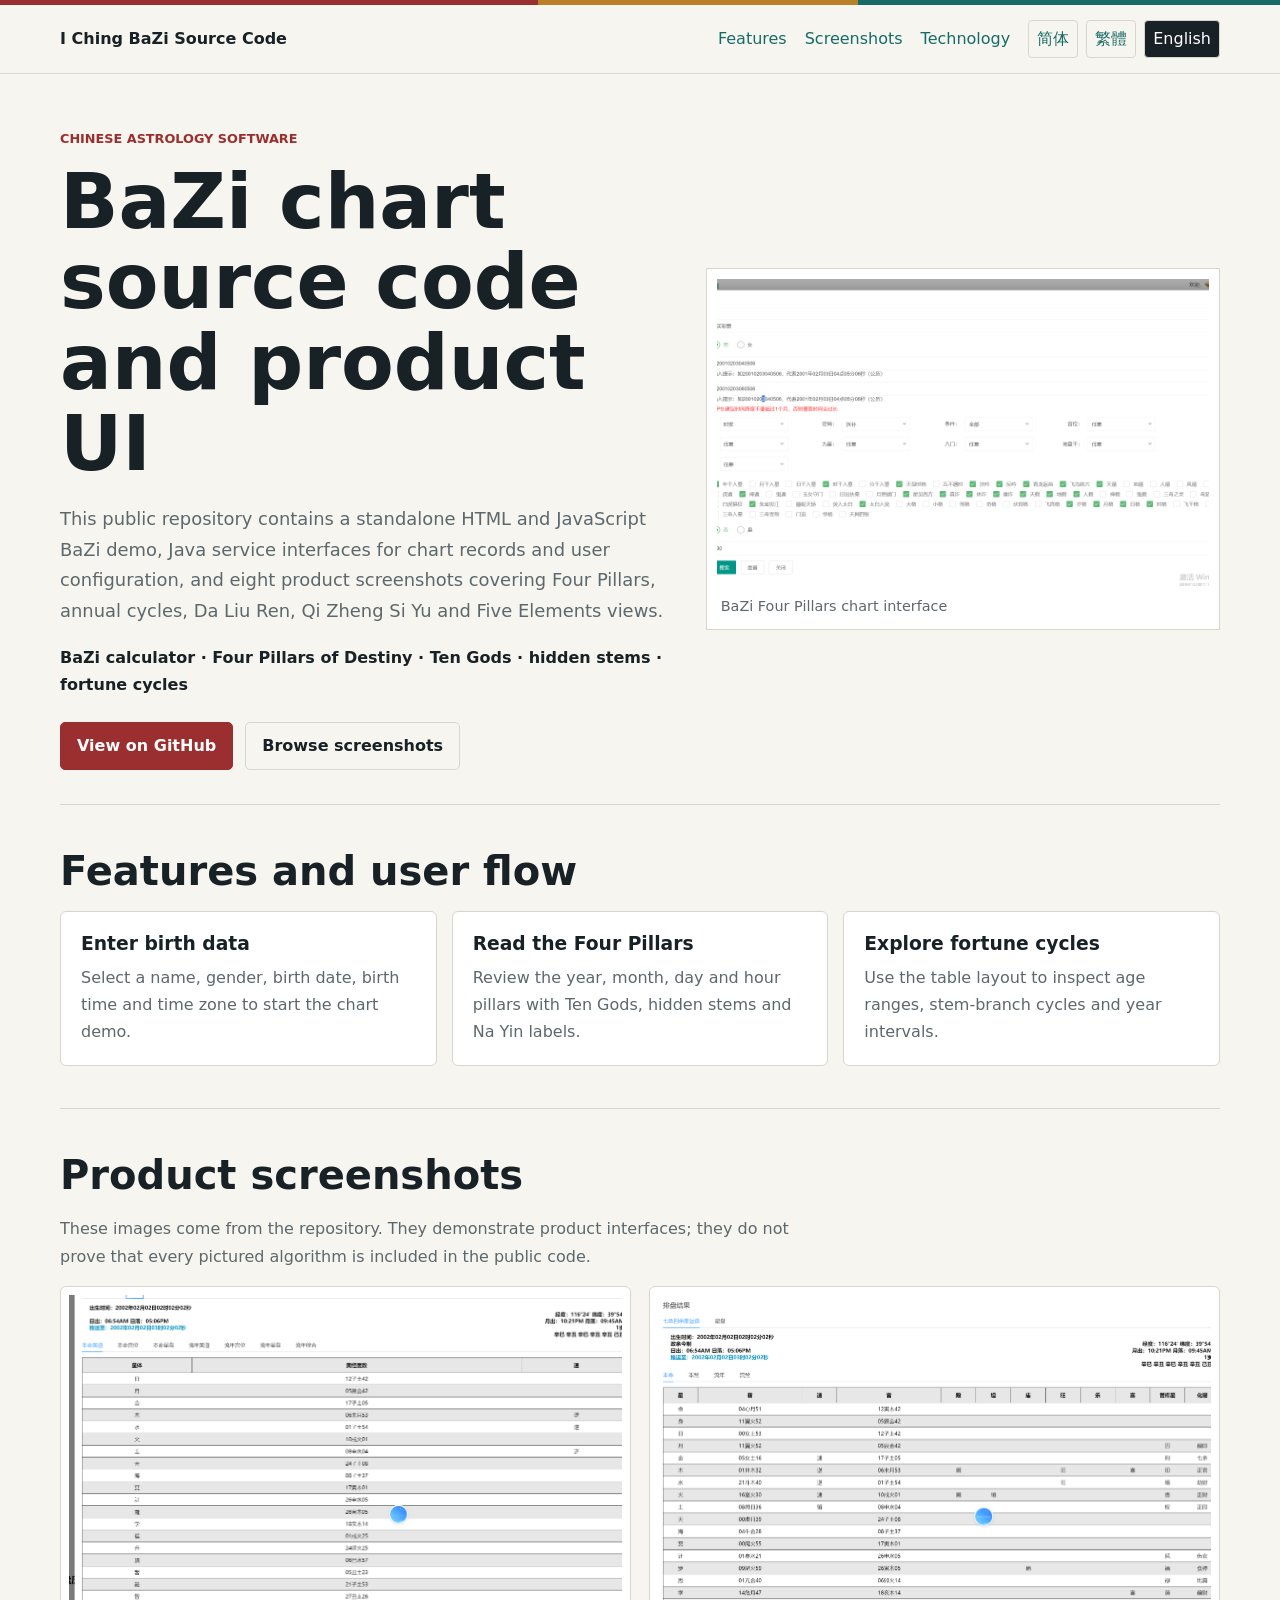
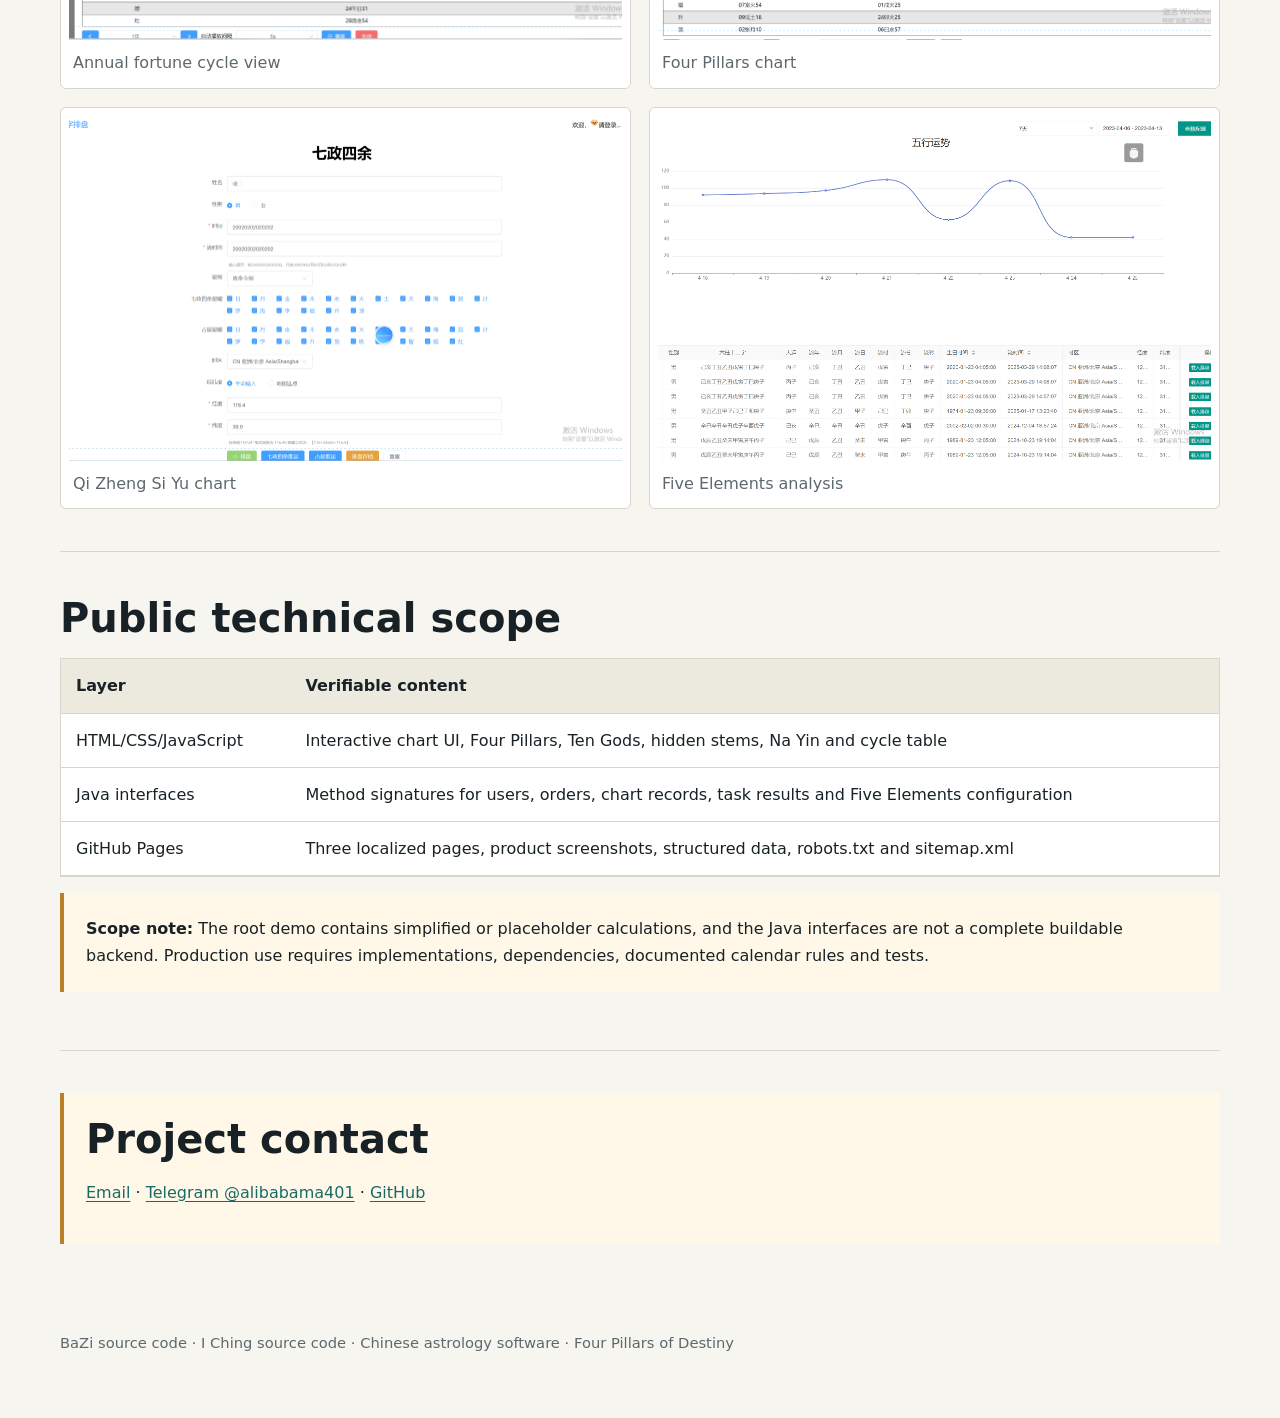
<file: docs/en/index.html>
<!doctype html><html lang="en"><head><meta charset="utf-8"><meta name="viewport" content="width=device-width,initial-scale=1"><title>BaZi Chart Source Code | Four Pillars, Ten Gods and Five Elements</title><meta name="description" content="BaZi chart source code demo for Four Pillars, Ten Gods, hidden stems, Five Elements and fortune cycles, with real Chinese astrology product screenshots."><meta name="robots" content="index,follow,max-image-preview:large"><link rel="canonical" href="https://alibabama401.github.io/I-Ching-BaZi-Complete-Source/en/"><link rel="alternate" hreflang="zh-CN" href="https://alibabama401.github.io/I-Ching-BaZi-Complete-Source/zh-cn/"><link rel="alternate" hreflang="zh-Hant" href="https://alibabama401.github.io/I-Ching-BaZi-Complete-Source/zh-tw/"><link rel="alternate" hreflang="en" href="https://alibabama401.github.io/I-Ching-BaZi-Complete-Source/en/"><link rel="alternate" hreflang="x-default" href="https://alibabama401.github.io/I-Ching-BaZi-Complete-Source/"><meta property="og:type" content="website"><meta property="og:locale" content="en_US"><meta property="og:title" content="BaZi Chart Source Code | Four Pillars, Ten Gods and Five Elements"><meta property="og:description" content="BaZi chart source code demo for Four Pillars, Ten Gods, hidden stems, Five Elements and fortune cycles, with real Chinese astrology product screenshots."><meta property="og:image" content="https://alibabama401.github.io/I-Ching-BaZi-Complete-Source/assets/Screenshots/001baizhipaipan.png"><meta property="og:url" content="https://alibabama401.github.io/I-Ching-BaZi-Complete-Source/en/"><meta name="twitter:card" content="summary_large_image"><link rel="stylesheet" href="../assets/site.css"><script type="application/ld+json">{"@context":"https://schema.org","@type":"TechArticle","headline":"BaZi Chart Source Code: Four Pillars, Ten Gods and Five Elements","description":"BaZi chart source code demo for Four Pillars, Ten Gods, hidden stems, Five Elements and fortune cycles, with real Chinese astrology product screenshots.","inLanguage":"en","url":"https://alibabama401.github.io/I-Ching-BaZi-Complete-Source/en/","image":"https://alibabama401.github.io/I-Ching-BaZi-Complete-Source/assets/Screenshots/001baizhipaipan.png","about":["BaZi chart","Four Pillars of Destiny","Chinese astrology","I Ching source code"]}</script></head><body><div class="topline"></div><header><div class="wrap nav"><a class="brand" href="../">I Ching BaZi Source Code</a><nav class="navlinks"><a href="#features">Features</a><a href="#gallery">Screenshots</a><a href="#code">Technology</a><span class="languages"><a href="../zh-cn/">简体</a><a href="../zh-tw/">繁體</a><a href="./" aria-current="page">English</a></span></nav></div></header><main class="wrap"><section class="hero"><div><div class="eyebrow">CHINESE ASTROLOGY SOFTWARE</div><h1>BaZi chart source code and product UI</h1><p class="intro">This public repository contains a standalone HTML and JavaScript BaZi demo, Java service interfaces for chart records and user configuration, and eight product screenshots covering Four Pillars, annual cycles, Da Liu Ren, Qi Zheng Si Yu and Five Elements views.</p><p class="keyword-line">BaZi calculator · Four Pillars of Destiny · Ten Gods · hidden stems · fortune cycles</p><div class="actions"><a class="button" href="https://github.com/alibabama401/I-Ching-BaZi-Complete-Source">View on GitHub</a><a class="button secondary" href="#gallery">Browse screenshots</a></div></div><figure class="hero-media"><img src="../assets/Screenshots/001baizhipaipan.png" alt="BaZi Four Pillars chart product interface" fetchpriority="high"><figcaption>BaZi Four Pillars chart interface</figcaption></figure></section><section class="section" id="features"><h2>Features and user flow</h2><div class="grid"><article class="card"><h3>Enter birth data</h3><p>Select a name, gender, birth date, birth time and time zone to start the chart demo.</p></article><article class="card"><h3>Read the Four Pillars</h3><p>Review the year, month, day and hour pillars with Ten Gods, hidden stems and Na Yin labels.</p></article><article class="card"><h3>Explore fortune cycles</h3><p>Use the table layout to inspect age ranges, stem-branch cycles and year intervals.</p></article></div></section><section class="section" id="gallery"><h2>Product screenshots</h2><p class="lede">These images come from the repository. They demonstrate product interfaces; they do not prove that every pictured algorithm is included in the public code.</p><div class="gallery"><figure><img src="../assets/Screenshots/003liunian.png" alt="BaZi annual fortune cycle interface" decoding="async"><figcaption>Annual fortune cycle view</figcaption></figure><figure><img src="../assets/Screenshots/004paipan.png" alt="Four Pillars chart interface" decoding="async"><figcaption>Four Pillars chart</figcaption></figure><figure><img src="../assets/Screenshots/006qizhengsiyu.png" alt="Qi Zheng Si Yu astrology chart interface" decoding="async"><figcaption>Qi Zheng Si Yu chart</figcaption></figure><figure><img src="../assets/Screenshots/008wuxing.png" alt="Five Elements analysis interface" decoding="async"><figcaption>Five Elements analysis</figcaption></figure></div></section><section class="section" id="code"><h2>Public technical scope</h2><div class="table-wrap"><table><thead><tr><th>Layer</th><th>Verifiable content</th></tr></thead><tbody><tr><td>HTML/CSS/JavaScript</td><td>Interactive chart UI, Four Pillars, Ten Gods, hidden stems, Na Yin and cycle table</td></tr><tr><td>Java interfaces</td><td>Method signatures for users, orders, chart records, task results and Five Elements configuration</td></tr><tr><td>GitHub Pages</td><td>Three localized pages, product screenshots, structured data, robots.txt and sitemap.xml</td></tr></tbody></table></div><p class="scope"><strong>Scope note:</strong> The root demo contains simplified or placeholder calculations, and the Java interfaces are not a complete buildable backend. Production use requires implementations, dependencies, documented calendar rules and tests.</p></section><section class="section"><div class="contact"><h2>Project contact</h2><p><a href="mailto:ttpoker40@gmail.com">Email</a> · <a href="https://t.me/alibabama401">Telegram @alibabama401</a> · <a href="https://github.com/alibabama401/I-Ching-BaZi-Complete-Source">GitHub</a></p></div></section></main><footer class="wrap"><p>BaZi source code · I Ching source code · Chinese astrology software · Four Pillars of Destiny</p></footer></body></html>
</file>
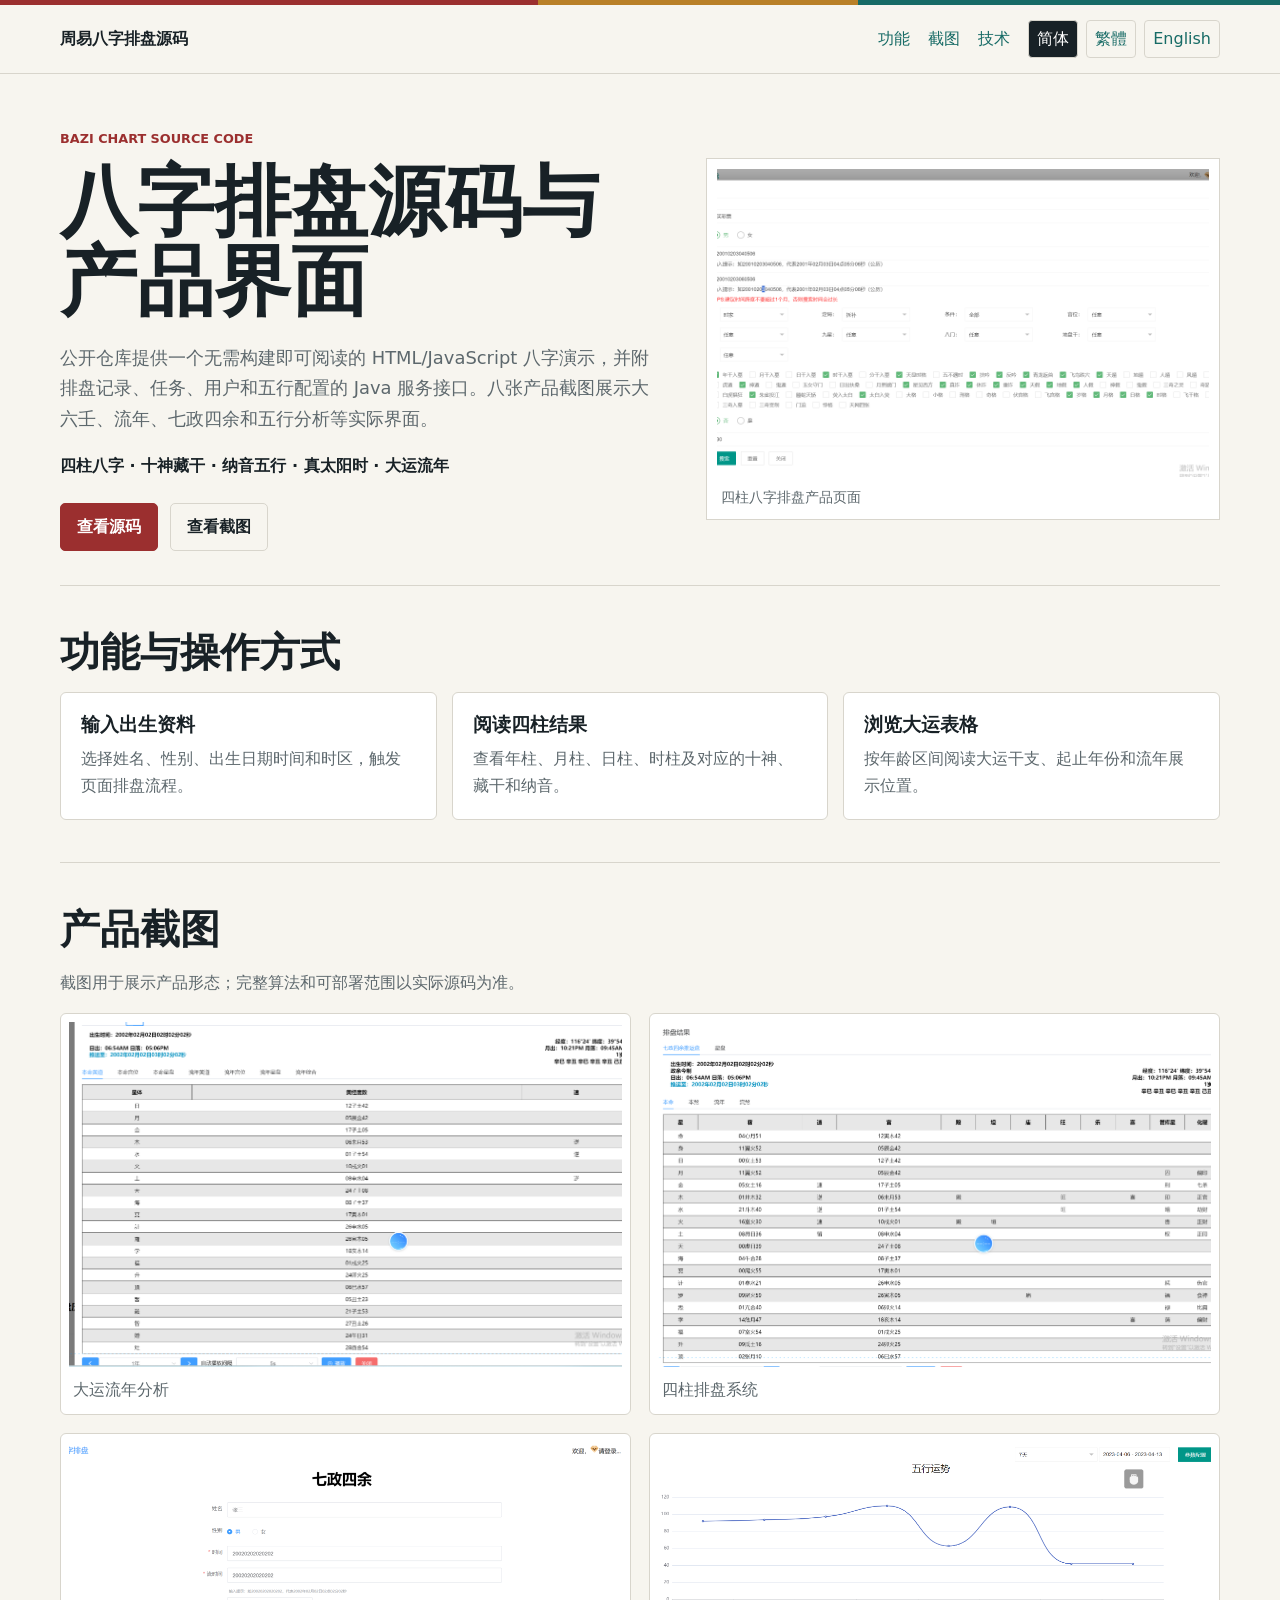
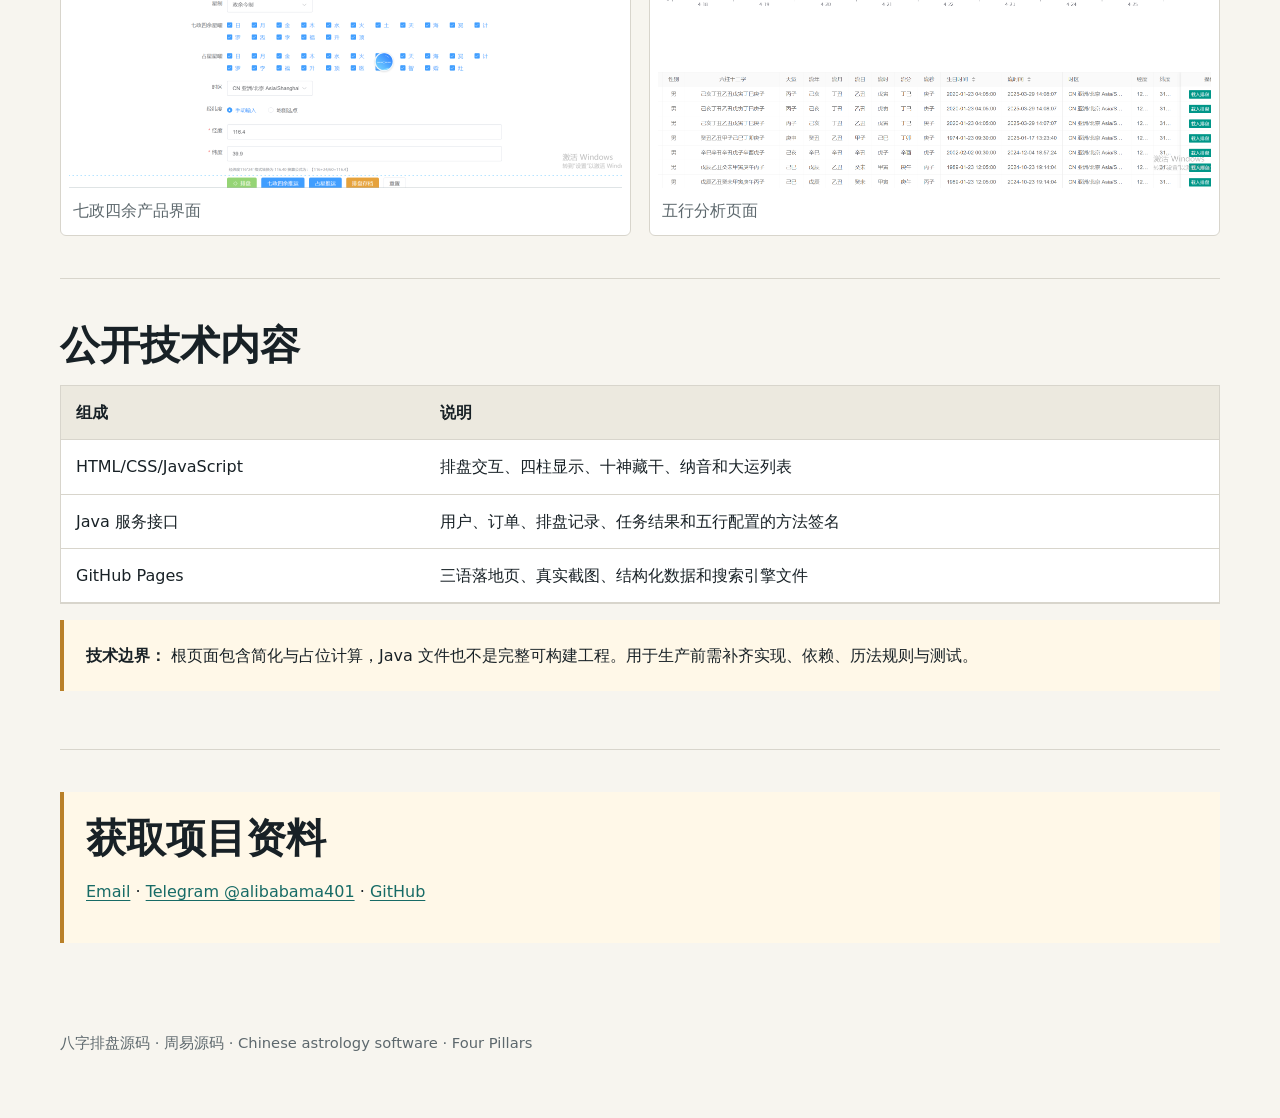
<file: docs/zh-cn/index.html>
<!doctype html><html lang="zh-CN"><head><meta charset="utf-8"><meta name="viewport" content="width=device-width,initial-scale=1"><title>八字排盘源码｜四柱、十神、藏干、五行与大运流年</title><meta name="description" content="八字排盘源码中文介绍：四柱干支、十神、藏干、纳音、真太阳时和大运流年网页演示，附真实产品截图与 Java 服务接口说明。"><meta name="robots" content="index,follow,max-image-preview:large"><link rel="canonical" href="https://alibabama401.github.io/I-Ching-BaZi-Complete-Source/zh-cn/"><link rel="alternate" hreflang="zh-CN" href="https://alibabama401.github.io/I-Ching-BaZi-Complete-Source/zh-cn/"><link rel="alternate" hreflang="zh-Hant" href="https://alibabama401.github.io/I-Ching-BaZi-Complete-Source/zh-tw/"><link rel="alternate" hreflang="en" href="https://alibabama401.github.io/I-Ching-BaZi-Complete-Source/en/"><link rel="alternate" hreflang="x-default" href="https://alibabama401.github.io/I-Ching-BaZi-Complete-Source/"><meta property="og:type" content="website"><meta property="og:locale" content="zh_CN"><meta property="og:title" content="八字排盘源码｜四柱、十神、藏干、五行与大运流年"><meta property="og:description" content="可核验的八字网页演示、Java 服务接口和产品截图。"><meta property="og:image" content="https://alibabama401.github.io/I-Ching-BaZi-Complete-Source/assets/Screenshots/001baizhipaipan.png"><meta property="og:url" content="https://alibabama401.github.io/I-Ching-BaZi-Complete-Source/zh-cn/"><meta name="twitter:card" content="summary_large_image"><link rel="stylesheet" href="../assets/site.css"><script type="application/ld+json">{"@context":"https://schema.org","@type":"TechArticle","headline":"八字排盘源码：四柱、十神、藏干、五行与大运流年","inLanguage":"zh-CN","url":"https://alibabama401.github.io/I-Ching-BaZi-Complete-Source/zh-cn/","image":"https://alibabama401.github.io/I-Ching-BaZi-Complete-Source/assets/Screenshots/001baizhipaipan.png","about":["八字排盘","四柱八字","五行分析","周易源码"]}</script></head><body><div class="topline"></div><header><div class="wrap nav"><a class="brand" href="../">周易八字排盘源码</a><nav class="navlinks"><a href="#function">功能</a><a href="#gallery">截图</a><a href="#code">技术</a><span class="languages"><a href="./" aria-current="page">简体</a><a href="../zh-tw/">繁體</a><a href="../en/">English</a></span></nav></div></header><main class="wrap"><section class="hero"><div><div class="eyebrow">BAZI CHART SOURCE CODE</div><h1>八字排盘源码与产品界面</h1><p class="intro">公开仓库提供一个无需构建即可阅读的 HTML/JavaScript 八字演示，并附排盘记录、任务、用户和五行配置的 Java 服务接口。八张产品截图展示大六壬、流年、七政四余和五行分析等实际界面。</p><p class="keyword-line">四柱八字 · 十神藏干 · 纳音五行 · 真太阳时 · 大运流年</p><div class="actions"><a class="button" href="https://github.com/alibabama401/I-Ching-BaZi-Complete-Source">查看源码</a><a class="button secondary" href="#gallery">查看截图</a></div></div><figure class="hero-media"><img src="../assets/Screenshots/001baizhipaipan.png" alt="四柱八字排盘源码产品页面" fetchpriority="high"><figcaption>四柱八字排盘产品页面</figcaption></figure></section><section class="section" id="function"><h2>功能与操作方式</h2><div class="grid"><article class="card"><h3>输入出生资料</h3><p>选择姓名、性别、出生日期时间和时区，触发页面排盘流程。</p></article><article class="card"><h3>阅读四柱结果</h3><p>查看年柱、月柱、日柱、时柱及对应的十神、藏干和纳音。</p></article><article class="card"><h3>浏览大运表格</h3><p>按年龄区间阅读大运干支、起止年份和流年展示位置。</p></article></div></section><section class="section" id="gallery"><h2>产品截图</h2><p class="lede">截图用于展示产品形态；完整算法和可部署范围以实际源码为准。</p><div class="gallery"><figure><img src="../assets/Screenshots/003liunian.png" alt="八字大运流年分析界面" decoding="async"><figcaption>大运流年分析</figcaption></figure><figure><img src="../assets/Screenshots/004paipan.png" alt="周易四柱排盘系统界面" decoding="async"><figcaption>四柱排盘系统</figcaption></figure><figure><img src="../assets/Screenshots/006qizhengsiyu.png" alt="七政四余产品排盘界面" decoding="async"><figcaption>七政四余产品界面</figcaption></figure><figure><img src="../assets/Screenshots/008wuxing.png" alt="八字五行强弱分析页面" decoding="async"><figcaption>五行分析页面</figcaption></figure></div></section><section class="section" id="code"><h2>公开技术内容</h2><div class="table-wrap"><table><thead><tr><th>组成</th><th>说明</th></tr></thead><tbody><tr><td>HTML/CSS/JavaScript</td><td>排盘交互、四柱显示、十神藏干、纳音和大运列表</td></tr><tr><td>Java 服务接口</td><td>用户、订单、排盘记录、任务结果和五行配置的方法签名</td></tr><tr><td>GitHub Pages</td><td>三语落地页、真实截图、结构化数据和搜索引擎文件</td></tr></tbody></table></div><p class="scope"><strong>技术边界：</strong> 根页面包含简化与占位计算，Java 文件也不是完整可构建工程。用于生产前需补齐实现、依赖、历法规则与测试。</p></section><section class="section"><div class="contact"><h2>获取项目资料</h2><p><a href="mailto:ttpoker40@gmail.com">Email</a> · <a href="https://t.me/alibabama401">Telegram @alibabama401</a> · <a href="https://github.com/alibabama401/I-Ching-BaZi-Complete-Source">GitHub</a></p></div></section></main><footer class="wrap"><p>八字排盘源码 · 周易源码 · Chinese astrology software · Four Pillars</p></footer></body></html>
</file>
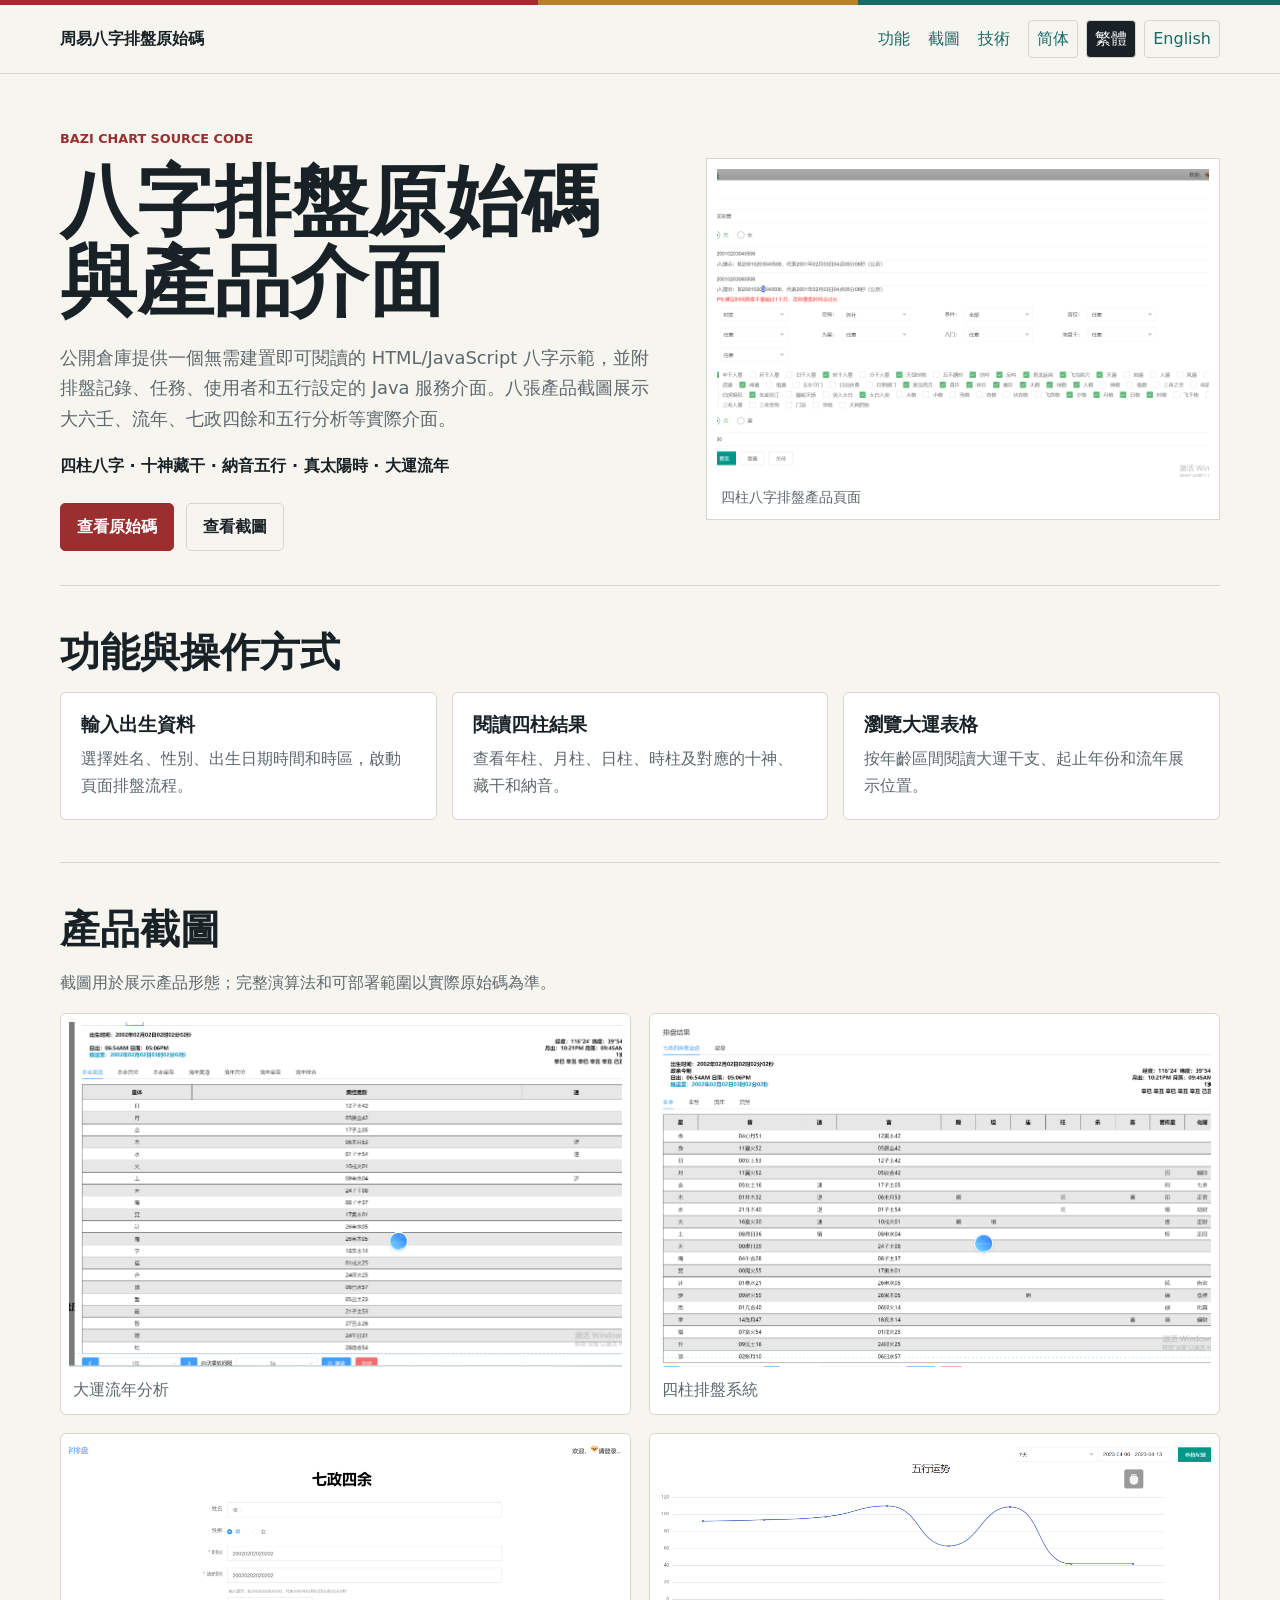
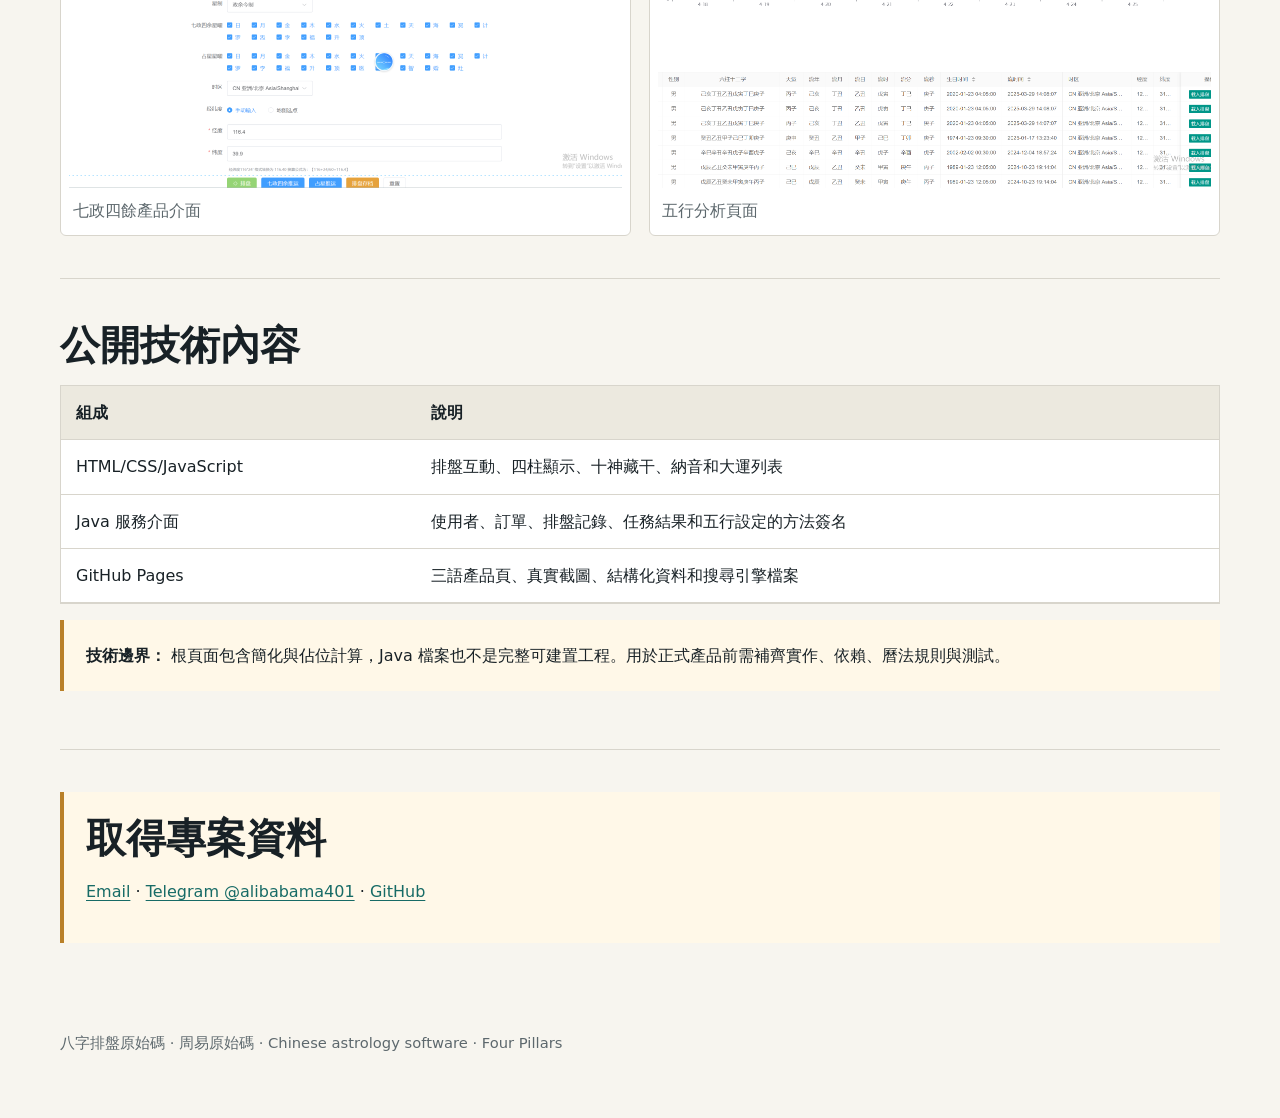
<file: docs/zh-tw/index.html>
<!doctype html><html lang="zh-Hant"><head><meta charset="utf-8"><meta name="viewport" content="width=device-width,initial-scale=1"><title>八字排盤原始碼｜四柱、十神、藏干、五行與大運流年</title><meta name="description" content="八字排盤原始碼繁體中文介紹：四柱干支、十神、藏干、納音、真太陽時和大運流年網頁示範，附真實產品截圖與 Java 服務介面。"><meta name="robots" content="index,follow,max-image-preview:large"><link rel="canonical" href="https://alibabama401.github.io/I-Ching-BaZi-Complete-Source/zh-tw/"><link rel="alternate" hreflang="zh-CN" href="https://alibabama401.github.io/I-Ching-BaZi-Complete-Source/zh-cn/"><link rel="alternate" hreflang="zh-Hant" href="https://alibabama401.github.io/I-Ching-BaZi-Complete-Source/zh-tw/"><link rel="alternate" hreflang="en" href="https://alibabama401.github.io/I-Ching-BaZi-Complete-Source/en/"><link rel="alternate" hreflang="x-default" href="https://alibabama401.github.io/I-Ching-BaZi-Complete-Source/"><meta property="og:type" content="website"><meta property="og:locale" content="zh_TW"><meta property="og:title" content="八字排盤原始碼｜四柱、十神、藏干、五行與大運流年"><meta property="og:description" content="可核驗的八字網頁示範、Java 服務介面和產品截圖。"><meta property="og:image" content="https://alibabama401.github.io/I-Ching-BaZi-Complete-Source/assets/Screenshots/001baizhipaipan.png"><meta property="og:url" content="https://alibabama401.github.io/I-Ching-BaZi-Complete-Source/zh-tw/"><meta name="twitter:card" content="summary_large_image"><link rel="stylesheet" href="../assets/site.css"><script type="application/ld+json">{"@context":"https://schema.org","@type":"TechArticle","headline":"八字排盤原始碼：四柱、十神、藏干、五行與大運流年","inLanguage":"zh-Hant","url":"https://alibabama401.github.io/I-Ching-BaZi-Complete-Source/zh-tw/","image":"https://alibabama401.github.io/I-Ching-BaZi-Complete-Source/assets/Screenshots/001baizhipaipan.png","about":["八字排盤","四柱八字","五行分析","周易原始碼"]}</script></head><body><div class="topline"></div><header><div class="wrap nav"><a class="brand" href="../">周易八字排盤原始碼</a><nav class="navlinks"><a href="#function">功能</a><a href="#gallery">截圖</a><a href="#code">技術</a><span class="languages"><a href="../zh-cn/">简体</a><a href="./" aria-current="page">繁體</a><a href="../en/">English</a></span></nav></div></header><main class="wrap"><section class="hero"><div><div class="eyebrow">BAZI CHART SOURCE CODE</div><h1>八字排盤原始碼與產品介面</h1><p class="intro">公開倉庫提供一個無需建置即可閱讀的 HTML/JavaScript 八字示範，並附排盤記錄、任務、使用者和五行設定的 Java 服務介面。八張產品截圖展示大六壬、流年、七政四餘和五行分析等實際介面。</p><p class="keyword-line">四柱八字 · 十神藏干 · 納音五行 · 真太陽時 · 大運流年</p><div class="actions"><a class="button" href="https://github.com/alibabama401/I-Ching-BaZi-Complete-Source">查看原始碼</a><a class="button secondary" href="#gallery">查看截圖</a></div></div><figure class="hero-media"><img src="../assets/Screenshots/001baizhipaipan.png" alt="四柱八字排盤原始碼產品頁面" fetchpriority="high"><figcaption>四柱八字排盤產品頁面</figcaption></figure></section><section class="section" id="function"><h2>功能與操作方式</h2><div class="grid"><article class="card"><h3>輸入出生資料</h3><p>選擇姓名、性別、出生日期時間和時區，啟動頁面排盤流程。</p></article><article class="card"><h3>閱讀四柱結果</h3><p>查看年柱、月柱、日柱、時柱及對應的十神、藏干和納音。</p></article><article class="card"><h3>瀏覽大運表格</h3><p>按年齡區間閱讀大運干支、起止年份和流年展示位置。</p></article></div></section><section class="section" id="gallery"><h2>產品截圖</h2><p class="lede">截圖用於展示產品形態；完整演算法和可部署範圍以實際原始碼為準。</p><div class="gallery"><figure><img src="../assets/Screenshots/003liunian.png" alt="八字大運流年分析介面" decoding="async"><figcaption>大運流年分析</figcaption></figure><figure><img src="../assets/Screenshots/004paipan.png" alt="周易四柱排盤系統介面" decoding="async"><figcaption>四柱排盤系統</figcaption></figure><figure><img src="../assets/Screenshots/006qizhengsiyu.png" alt="七政四餘產品排盤介面" decoding="async"><figcaption>七政四餘產品介面</figcaption></figure><figure><img src="../assets/Screenshots/008wuxing.png" alt="八字五行強弱分析頁面" decoding="async"><figcaption>五行分析頁面</figcaption></figure></div></section><section class="section" id="code"><h2>公開技術內容</h2><div class="table-wrap"><table><thead><tr><th>組成</th><th>說明</th></tr></thead><tbody><tr><td>HTML/CSS/JavaScript</td><td>排盤互動、四柱顯示、十神藏干、納音和大運列表</td></tr><tr><td>Java 服務介面</td><td>使用者、訂單、排盤記錄、任務結果和五行設定的方法簽名</td></tr><tr><td>GitHub Pages</td><td>三語產品頁、真實截圖、結構化資料和搜尋引擎檔案</td></tr></tbody></table></div><p class="scope"><strong>技術邊界：</strong> 根頁面包含簡化與佔位計算，Java 檔案也不是完整可建置工程。用於正式產品前需補齊實作、依賴、曆法規則與測試。</p></section><section class="section"><div class="contact"><h2>取得專案資料</h2><p><a href="mailto:ttpoker40@gmail.com">Email</a> · <a href="https://t.me/alibabama401">Telegram @alibabama401</a> · <a href="https://github.com/alibabama401/I-Ching-BaZi-Complete-Source">GitHub</a></p></div></section></main><footer class="wrap"><p>八字排盤原始碼 · 周易原始碼 · Chinese astrology software · Four Pillars</p></footer></body></html>
</file>
<file: docs/assets/site.css>
:root{--ink:#182126;--muted:#5d686d;--paper:#f7f5ef;--surface:#fff;--line:#d8d5cc;--brand:#9b2f2f;--accent:#176b66;--gold:#b98028;--max:1160px}*{box-sizing:border-box}html{scroll-behavior:smooth}body{margin:0;background:var(--paper);color:var(--ink);font:16px/1.7 system-ui,-apple-system,"Segoe UI","Noto Sans SC","Microsoft YaHei",sans-serif}a{color:var(--accent);text-underline-offset:3px}img{max-width:100%;height:auto}.wrap{width:min(calc(100% - 36px),var(--max));margin:auto}.topline{height:5px;background:linear-gradient(90deg,var(--brand) 0 42%,var(--gold) 42% 67%,var(--accent) 67%)}header{position:sticky;top:0;z-index:10;border-bottom:1px solid var(--line);background:rgba(247,245,239,.96);backdrop-filter:blur(12px)}.nav{min-height:68px;display:flex;align-items:center;justify-content:space-between;gap:24px}.brand{font-weight:800;color:var(--ink);text-decoration:none}.navlinks{display:flex;align-items:center;gap:18px;flex-wrap:wrap}.navlinks a{text-decoration:none}.languages{display:flex;gap:8px}.languages a{padding:4px 8px;border:1px solid var(--line);border-radius:4px}.languages [aria-current=page]{background:var(--ink);color:#fff}.hero{display:grid;grid-template-columns:1.08fr .92fr;gap:42px;align-items:center;padding:54px 0 34px}.eyebrow{font-size:.8rem;font-weight:800;color:var(--brand);text-transform:uppercase}.hero h1{font-size:clamp(2.25rem,6vw,4.8rem);line-height:1.05;margin:12px 0 20px;letter-spacing:0}.intro{font-size:1.12rem;color:var(--muted);max-width:68ch}.keyword-line{font-weight:700;color:var(--ink)}.actions{display:flex;gap:12px;flex-wrap:wrap;margin-top:24px}.button{display:inline-flex;align-items:center;min-height:44px;padding:9px 16px;background:var(--brand);border:1px solid var(--brand);border-radius:5px;color:#fff;text-decoration:none;font-weight:750}.button.secondary{background:transparent;color:var(--ink);border-color:var(--line)}.hero-media{margin:0;background:var(--surface);border:1px solid var(--line);padding:10px}.hero-media img{display:block;width:100%;aspect-ratio:16/10;object-fit:cover}.hero-media figcaption{padding:8px 4px 0;color:var(--muted);font-size:.9rem}.section{padding:42px 0;border-top:1px solid var(--line)}h2{font-size:clamp(1.65rem,4vw,2.5rem);line-height:1.2;margin:0 0 16px}h3{line-height:1.3}.lede{max-width:75ch;color:var(--muted)}.grid{display:grid;grid-template-columns:repeat(3,1fr);gap:15px}.card{background:var(--surface);border:1px solid var(--line);padding:20px;border-radius:6px}.card h3{margin:0 0 8px}.card p{margin:0;color:var(--muted)}.gallery{display:grid;grid-template-columns:repeat(2,1fr);gap:18px}.gallery figure{margin:0;background:var(--surface);border:1px solid var(--line);padding:8px;border-radius:6px}.gallery img{display:block;width:100%;aspect-ratio:16/10;object-fit:cover}.gallery figcaption{padding:9px 4px 3px;color:var(--muted)}.table-wrap{overflow-x:auto;background:var(--surface);border:1px solid var(--line)}table{width:100%;border-collapse:collapse}th,td{text-align:left;vertical-align:top;padding:13px 15px;border-bottom:1px solid var(--line)}th{background:#ece9df}.flow{display:grid;grid-template-columns:repeat(4,1fr);gap:12px;counter-reset:step}.flow div{background:var(--surface);border:1px solid var(--line);padding:18px}.flow div:before{counter-increment:step;content:counter(step);display:block;color:var(--brand);font-weight:900;font-size:1.5rem}.scope,.contact{padding:22px;border-left:4px solid var(--gold);background:#fff8e8}.faq{display:grid;grid-template-columns:repeat(2,1fr);gap:14px}.faq article{border-top:3px solid var(--accent);background:var(--surface);padding:18px}.faq h3{margin-top:0}.related{display:flex;gap:10px;flex-wrap:wrap}.related a{padding:8px 12px;border:1px solid var(--line);background:var(--surface)}footer{padding:30px 0 48px;color:var(--muted);font-size:.92rem}@media(max-width:820px){header{position:static}.nav{align-items:flex-start;padding:14px 0}.nav,.navlinks{flex-direction:column;gap:10px}.hero{grid-template-columns:1fr;padding-top:34px}.grid,.flow{grid-template-columns:1fr 1fr}}@media(max-width:560px){.wrap{width:min(calc(100% - 24px),var(--max))}.grid,.gallery,.flow,.faq{grid-template-columns:1fr}.hero h1{font-size:2.35rem}.languages{flex-wrap:wrap}}
</file>
